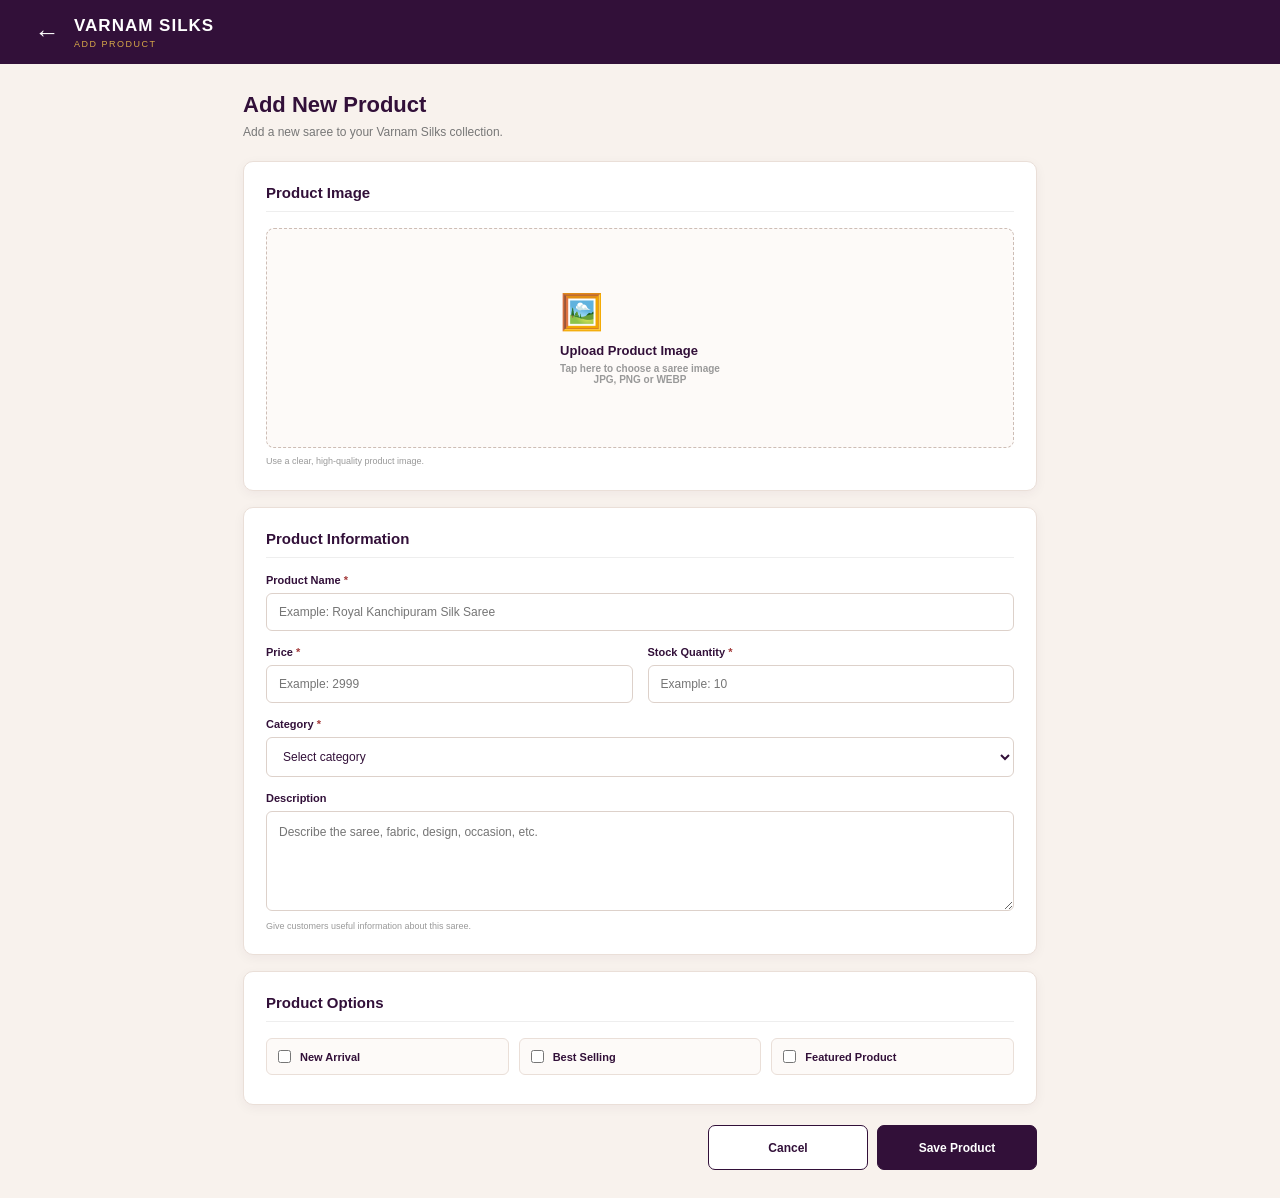
<file: admin-add-product.html>
<!DOCTYPE html>
<html lang="en">

<head>

    <meta charset="UTF-8">

    <meta
        name="viewport"
        content="width=device-width, initial-scale=1.0"
    >

    <title>
        Varnam Silks - Add Product
    </title>


    <style>

        * {
            box-sizing: border-box;
            margin: 0;
            padding: 0;
        }


        body {

            font-family: Arial, sans-serif;

            background: #f8f2ed;

            color: #321039;
        }


        /* =========================
           HEADER
        ========================= */

        .admin-header {

            height: 64px;

            background: #321039;

            display: flex;

            align-items: center;

            padding: 0 16px;

            color: white;

            position: sticky;

            top: 0;

            z-index: 100;
        }


        .back-btn {

            width: 38px;

            height: 38px;

            border: none;

            background: transparent;

            color: white;

            font-size: 25px;

            cursor: pointer;

            margin-right: 8px;
        }


        .header-title {

            flex: 1;
        }


        .header-title h1 {

            font-size: 17px;

            letter-spacing: 1px;
        }


        .header-title span {

            display: block;

            color: #d7a849;

            font-size: 9px;

            letter-spacing: 1.5px;

            margin-top: 3px;
        }


        /* =========================
           PAGE
        ========================= */

        .page {

            max-width: 850px;

            margin: auto;

            padding: 20px 16px 45px;
        }


        .page-heading {

            margin-bottom: 20px;
        }


        .page-heading h2 {

            font-size: 22px;

            margin-bottom: 5px;

            color: #321039;
        }


        .page-heading p {

            font-size: 12px;

            color: #777;

            line-height: 1.5;
        }


        /* =========================
           FORM CARD
        ========================= */

        .form-card {

            background: white;

            border: 1px solid #eadfd8;

            border-radius: 10px;

            padding: 18px;

            margin-bottom: 16px;

            box-shadow:
                0 3px 12px
                rgba(50, 16, 57, 0.05);
        }


        .card-title {

            font-size: 15px;

            font-weight: bold;

            color: #321039;

            margin-bottom: 16px;

            padding-bottom: 10px;

            border-bottom: 1px solid #eee;
        }


        /* =========================
           IMAGE UPLOAD
        ========================= */

        .image-upload {

            display: flex;

            flex-direction: column;

            align-items: center;

            justify-content: center;

            width: 100%;

            min-height: 220px;

            border: 1.5px dashed #cdbdb5;

            border-radius: 8px;

            background: #fdfaf8;

            cursor: pointer;

            overflow: hidden;

            position: relative;
        }


        .image-upload:hover {

            border-color: #321039;
        }


        .upload-icon {

            font-size: 35px;

            margin-bottom: 10px;
        }


        .upload-title {

            font-size: 13px;

            font-weight: bold;

            color: #321039;

            margin-bottom: 5px;
        }


        .upload-text {

            font-size: 10px;

            color: #999;

            text-align: center;
        }


        .image-preview {

            width: 100%;

            height: 260px;

            object-fit: contain;

            background: #f8f2ed;

            display: none;
        }


        .image-upload.has-image
        .upload-content {

            display: none;
        }


        .image-upload.has-image
        .image-preview {

            display: block;
        }


        #productImage {

    display: none;
        }


        /* =========================
           FORM GROUP
        ========================= */

        .form-group {

            margin-bottom: 15px;
        }


        .form-group:last-child {

            margin-bottom: 0;
        }


        label {

            display: block;

            font-size: 11px;

            font-weight: bold;

            color: #321039;

            margin-bottom: 7px;
        }


        .required {

            color: #a33a3a;
        }


        input,
        textarea,
        select {

            width: 100%;

            border: 1px solid #ddd1ca;

            border-radius: 6px;

            outline: none;

            background: white;

            color: #321039;

            font-family: Arial, sans-serif;

            font-size: 12px;

            padding: 11px 12px;
        }


        input:focus,
        textarea:focus,
        select:focus {

            border-color: #321039;
        }


        textarea {

            min-height: 100px;

            resize: vertical;

            line-height: 1.5;
        }


        .form-row {

            display: grid;

            grid-template-columns:
                1fr;

            gap: 15px;
        }


        .input-help {

            font-size: 9px;

            color: #999;

            margin-top: 5px;

            line-height: 1.4;
        }


        /* =========================
           CHECKBOXES
        ========================= */

        .options-grid {

            display: grid;

            grid-template-columns:
                1fr;

            gap: 10px;
        }


        .check-option {

            display: flex;

            align-items: center;

            gap: 9px;

            padding: 11px;

            border: 1px solid #eadfd8;

            border-radius: 6px;

            cursor: pointer;

            background: #fdfaf8;
        }


        .check-option input {

            width: auto;

            accent-color: #321039;
        }


        .check-option span {

            font-size: 11px;

            color: #321039;
        }


        /* =========================
           BUTTONS
        ========================= */

        .button-row {

            display: flex;

            flex-direction: column;

            gap: 9px;

            margin-top: 20px;
        }


        .save-btn,
        .cancel-btn {

            width: 100%;

            height: 45px;

            border-radius: 7px;

            font-size: 12px;

            font-weight: bold;

            cursor: pointer;
        }


        .save-btn {

            background: #321039;

            color: white;

            border: 1px solid #321039;
        }


        .save-btn:hover {

            background: #44204b;
        }


        .cancel-btn {

            background: white;

            color: #321039;

            border: 1px solid #321039;
        }


        /* =========================
           ERROR
        ========================= */

        .error-message {

            display: none;

            background: #fff0f0;

            border: 1px solid #e7bcbc;

            color: #9b3333;

            border-radius: 6px;

            padding: 10px 12px;

            font-size: 10px;

            line-height: 1.5;

            margin-bottom: 15px;
        }


        /* =========================
           DESKTOP
        ========================= */

        @media (min-width: 700px) {

            .page {

                padding: 28px;
            }


            .admin-header {

                padding: 0 28px;
            }


            .form-card {

                padding: 22px;
            }


            .form-row {

                grid-template-columns:
                    1fr 1fr;
            }


            .options-grid {

                grid-template-columns:
                    repeat(3, 1fr);
            }


            .button-row {

                flex-direction: row;

                justify-content: flex-end;
            }


            .save-btn,
            .cancel-btn {

                width: 160px;
            }

        }

    </style>

</head>


<body>


    <!-- =========================
         HEADER
    ========================= -->

    <header class="admin-header">


        <button
            class="back-btn"
            id="backBtn"
            aria-label="Back"
        >
            ←
        </button>


        <div class="header-title">

            <h1>
                VARNAM SILKS
            </h1>

            <span>
                ADD PRODUCT
            </span>

        </div>


    </header>


    <!-- =========================
         MAIN
    ========================= -->

    <main class="page">


        <!-- PAGE HEADING -->

        <section class="page-heading">

            <h2>
                Add New Product
            </h2>

            <p>
                Add a new saree to your Varnam Silks collection.
            </p>

        </section>


        <!-- ERROR -->

        <div
            class="error-message"
            id="errorMessage"
        >
        </div>


        <!-- =========================
             IMAGE
        ========================= -->

        <section class="form-card">

            <h3 class="card-title">
                Product Image
            </h3>


          <label
    class="image-upload"
    id="imageUpload"
>

    <input
        type="file"
        id="productImage"
        accept="image/*"
    >

    <div class="upload-content">

        <div class="upload-icon">
            🖼️
        </div>

        <div class="upload-title">
            Upload Product Image
        </div>

        <div class="upload-text">
            Tap here to choose a saree image
            <br>
            JPG, PNG or WEBP
        </div>

    </div>

    <img
        class="image-preview"
        id="imagePreview"
        alt="Product preview"
    >

          </label>


            <p class="input-help">
                Use a clear, high-quality product image.
            </p>

        </section>


        <!-- =========================
             BASIC INFORMATION
        ========================= -->

        <section class="form-card">

            <h3 class="card-title">
                Product Information
            </h3>


            <div class="form-group">

                <label for="productName">

                    Product Name
                    <span class="required">*</span>

                </label>


                <input
                    type="text"
                    id="productName"
                    placeholder="Example: Royal Kanchipuram Silk Saree"
                    maxlength="100"
                >

            </div>


            <div class="form-row">


                <div class="form-group">

                    <label for="productPrice">

                        Price
                        <span class="required">*</span>

                    </label>


                    <input
                        type="number"
                        id="productPrice"
                        placeholder="Example: 2999"
                        min="1"
                        step="1"
                    >

                </div>


                <div class="form-group">

                    <label for="productStock">

                        Stock Quantity
                        <span class="required">*</span>

                    </label>


                    <input
                        type="number"
                        id="productStock"
                        placeholder="Example: 10"
                        min="0"
                        step="1"
                    >

                </div>


            </div>


            <div class="form-group">

                <label for="productCategory">

                    Category
                    <span class="required">*</span>

                </label>


                <select
                    id="productCategory"
                >

                    <option value="">
                        Select category
                    </option>

                    <option value="Kanchipuram Silk">
                        Kanchipuram Silk
                    </option>

                    <option value="Soft Silk">
                        Soft Silk
                    </option>
                  <option value="Silk Sarees">Silk Sarees</option>

                    <option value="Banarasi Silk">
                        Banarasi Silk
                    </option>

                    <option value="Designer Sarees">
                        Designer Sarees
                    </option>

                    <option value="Wedding Sarees">
                        Wedding Sarees
                    </option>

                    <option value="Festive Sarees">
                        Festive Sarees
                    </option>

                    <option value="New Arrivals">
                        New Arrivals
                    </option>

                    <option value="Other">
                        Other
                    </option>

                </select>

            </div>


            <div class="form-group">

                <label for="productDescription">

                    Description

                </label>


                <textarea
                    id="productDescription"
                    placeholder="Describe the saree, fabric, design, occasion, etc."
                    maxlength="1000"
                ></textarea>


                <p class="input-help">
                    Give customers useful information about this saree.
                </p>

            </div>

        </section>


        <!-- =========================
             PRODUCT OPTIONS
        ========================= -->

        <section class="form-card">

            <h3 class="card-title">
                Product Options
            </h3>


            <div class="options-grid">


                <label class="check-option">

                    <input
                        type="checkbox"
                        id="isNewArrival"
                    >

                    <span>
                        New Arrival
                    </span>

                </label>


                <label class="check-option">

                    <input
                        type="checkbox"
                        id="isBestSelling"
                    >

                    <span>
                        Best Selling
                    </span>

                </label>


                <label class="check-option">

                    <input
                        type="checkbox"
                        id="isFeatured"
                    >

                    <span>
                        Featured Product
                    </span>

                </label>


            </div>

        </section>


        <!-- =========================
             BUTTONS
        ========================= -->

        <div class="button-row">


            <button
                class="cancel-btn"
                id="cancelBtn"
                type="button"
            >
                Cancel
            </button>


            <button
                class="save-btn"
                id="saveProductBtn"
                type="button"
            >
                Save Product
            </button>


        </div>


    </main>


    <!-- PART 2 GOES HERE -->
  <script>

/* ==========================================
   ADD PRODUCT
========================================== */


/* ==========================================
   ELEMENTS
========================================== */

const imageInput =
    document.getElementById(
        "productImage"
    );

const imageUpload =
    document.getElementById(
        "imageUpload"
    );

const imagePreview =
    document.getElementById(
        "imagePreview"
    );

const errorMessage =
    document.getElementById(
        "errorMessage"
    );

    /* ==========================================
   IMAGE PREVIEW
========================================== */

function showSelectedImage(file) {

    if (!file) {
        return;
    }


    if (!file.type.startsWith("image/")) {

        showError(
            "Please select an image."
        );

        return;

    }


    const reader =
        new FileReader();


    reader.onload = function(event) {

        imagePreview.src =
            event.target.result;

        imageUpload.classList.add(
            "has-image"
        );

        hideError();

    };


    reader.onerror = function() {

        showError(
            "Unable to read the selected image."
        );

    };


    reader.readAsDataURL(file);

}


/* ==========================================
   IMAGE SELECT
========================================== */

imageInput.addEventListener(
    "change",
    function() {

        const file =
            this.files &&
            this.files[0];


        if (file) {

            showSelectedImage(file);

        }

    }
);


/* ==========================================
   ERROR
========================================== */

function showError(message) {

    errorMessage.textContent =
        message;

    errorMessage.style.display =
        "block";


    window.scrollTo({

        top: 0,

        behavior: "smooth"

    });

}


function hideError() {

    errorMessage.textContent = "";

    errorMessage.style.display =
        "none";

}


/* ==========================================
   VALIDATE FORM
========================================== */

function validateForm() {

    const name =
        document.getElementById(
            "productName"
        ).value.trim();


    const price =
        Number(
            document.getElementById(
                "productPrice"
            ).value
        );


    const stock =
        Number(
            document.getElementById(
                "productStock"
            ).value
        );


    const category =
        document.getElementById(
            "productCategory"
        ).value;


    if (!name) {

        showError(
            "Please enter the product name."
        );

        return false;

    }


    if (
        !price ||
        price <= 0
    ) {

        showError(
            "Please enter a valid product price."
        );

        return false;

    }


    if (
        stock < 0 ||
        isNaN(stock)
    ) {

        showError(
            "Please enter a valid stock quantity."
        );

        return false;

    }


    if (!category) {

        showError(
            "Please select a product category."
        );

        return false;

    }


    hideError();

    return true;

}


/* ==========================================
   SAVE PRODUCT
========================================== */

document
    .getElementById("saveProductBtn")
    .addEventListener(
        "click",
        function() {

            if (!validateForm()) {
                return;
            }


            const name =
                document.getElementById(
                    "productName"
                ).value.trim();


            const price =
                Number(
                    document.getElementById(
                        "productPrice"
                    ).value
                );


            const stock =
                Number(
                    document.getElementById(
                        "productStock"
                    ).value
                );


            const category =
                document.getElementById(
                    "productCategory"
                ).value;


            const description =
                document.getElementById(
                    "productDescription"
                ).value.trim();


            const isNewArrival =
                document.getElementById(
                    "isNewArrival"
                ).checked;


            const isBestSelling =
                document.getElementById(
                    "isBestSelling"
                ).checked;


            const isFeatured =
                document.getElementById(
                    "isFeatured"
                ).checked;


            const file =
                imageInput.files[0];


            const product = {

                id:
                    "VS-" + Date.now(),

                name:
                    name,

                price:
                    price,

                stock:
                    stock,

                category:
                    category,

                description:
                    description,

                isNewArrival:
                    isNewArrival,

                isBestSelling:
                    isBestSelling,

                isFeatured:
                    isFeatured,

                image:
                    "",

                createdAt:
                    new Date().toISOString()

            };


            /* =================================
               SAVE PRODUCT DATA
            ================================= */

            function saveProductData() {

                let savedProducts = [];


                try {

                    const existing =
                        localStorage.getItem(
                            "varnamAdminProducts"
                        );


                    if (existing) {

                        savedProducts =
                            JSON.parse(existing);

                    }


                    if (
                        !Array.isArray(
                            savedProducts
                        )
                    ) {

                        savedProducts = [];

                    }

                } catch (error) {

                    savedProducts = [];

                }


                savedProducts.unshift(
                    product
                );


                localStorage.setItem(
                    "varnamAdminProducts",
                    JSON.stringify(
                        savedProducts
                    )
                );


                alert(
                    "Product saved successfully."
                );


                window.location.href =
                    "admin-products.html";

            }


          /* =================================
   SAVE SELECTED IMAGE
================================= */

if (file) {

    const reader =
        new FileReader();


    reader.onload =
        function(event) {

            const img =
                new Image();


            img.onload =
                function() {

                    const canvas =
                        document.createElement(
                            "canvas"
                        );


                    const maxWidth = 800;


                    let width =
                        img.width;


                    let height =
                        img.height;


                    if (width > maxWidth) {

                        height =
                            height *
                            (maxWidth / width);

                        width =
                            maxWidth;

                    }


                    canvas.width =
                        width;

                    canvas.height =
                        height;


                    const ctx =
                        canvas.getContext(
                            "2d"
                        );


                    ctx.drawImage(
                        img,
                        0,
                        0,
                        width,
                        height
                    );


                    product.image =
                        canvas.toDataURL(
                            "image/jpeg",
                            0.75
                        );


                    try {

                        saveProductData();

                    } catch (error) {

                        showError(
                            "Image is too large. Please choose a smaller image."
                        );

                    }

                };


            img.src =
                event.target.result;

        };


    reader.readAsDataURL(
        file
    );


} else {

    saveProductData();

}
        }
    );





/* ==========================================
   CANCEL
========================================== */

document
    .getElementById(
        "cancelBtn"
    )
    .addEventListener(
        "click",
        function() {

            window.location.href =
                "admin-products.html";

        }
    );


/* ==========================================
   BACK BUTTON
========================================== */

document
    .getElementById(
        "backBtn"
    )
    .addEventListener(
        "click",
        function() {

            window.location.href =
                "admin-products.html";

        }
    );

  </script>


</body>

</html>
</file>
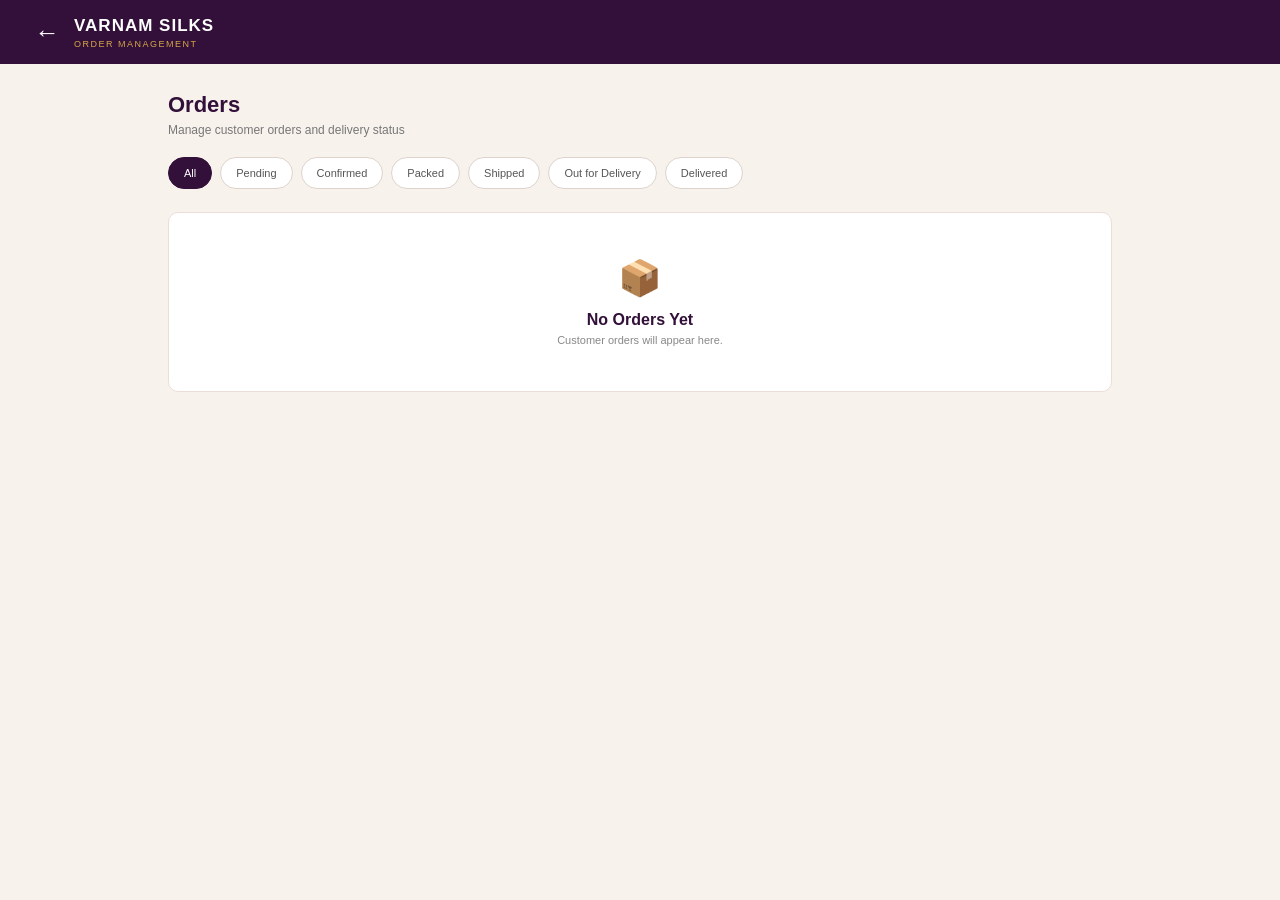
<file: admin-orders.html>
<!DOCTYPE html>
<html lang="en">

<head>

    <meta charset="UTF-8">

    <meta
        name="viewport"
        content="width=device-width, initial-scale=1.0"
    >

    <title>Varnam Silks - Orders</title>

    <style>

        * {
            box-sizing: border-box;
            margin: 0;
            padding: 0;
        }

        body {
            font-family: Arial, sans-serif;
            background: #f8f2ed;
            color: #321039;
        }


        /* =========================
           HEADER
        ========================= */

        .admin-header {

            height: 64px;

            background: #321039;

            display: flex;
            align-items: center;

            padding: 0 16px;

            color: white;

            position: sticky;
            top: 0;

            z-index: 100;
        }


        .back-btn {

            width: 38px;
            height: 38px;

            border: none;
            background: transparent;

            color: white;

            font-size: 25px;

            cursor: pointer;

            margin-right: 8px;
        }


        .header-title {

            flex: 1;
        }


        .header-title h1 {

            font-size: 17px;

            letter-spacing: 1px;
        }


        .header-title span {

            display: block;

            color: #d7a849;

            font-size: 9px;

            letter-spacing: 1.5px;

            margin-top: 3px;
        }


        /* =========================
           PAGE
        ========================= */

        .page {

            max-width: 1000px;

            margin: auto;

            padding: 20px 16px 40px;
        }


        .page-heading {

            margin-bottom: 20px;
        }


        .page-heading h2 {

            font-size: 22px;

            margin-bottom: 5px;

            color: #321039;
        }


        .page-heading p {

            font-size: 12px;

            color: #777;
        }


        /* =========================
           FILTERS
        ========================= */

        .filter-container {

            display: flex;

            gap: 8px;

            overflow-x: auto;

            padding-bottom: 5px;

            margin-bottom: 18px;
        }


        .filter-btn {

            flex-shrink: 0;

            border: 1px solid #ded3cc;

            background: white;

            color: #555;

            padding: 9px 15px;

            border-radius: 20px;

            font-size: 11px;

            cursor: pointer;
        }


        .filter-btn.active {

            background: #321039;

            color: white;

            border-color: #321039;
        }


        /* =========================
           ORDER CARD
        ========================= */

        .orders-container {

            display: flex;

            flex-direction: column;

            gap: 14px;
        }


        .order-card {

            background: white;

            border: 1px solid #eadfd8;

            border-radius: 10px;

            padding: 16px;

            box-shadow:
                0 3px 12px
                rgba(50, 16, 57, 0.06);
        }


        .order-top {

            display: flex;

            justify-content: space-between;

            align-items: flex-start;

            gap: 10px;

            padding-bottom: 13px;

            border-bottom: 1px solid #eee;
        }


        .order-id {

            font-size: 14px;

            font-weight: bold;

            color: #321039;

            margin-bottom: 5px;
        }


        .order-date {

            font-size: 10px;

            color: #888;
        }


        .status {

            display: inline-block;

            padding: 5px 9px;

            border-radius: 20px;

            font-size: 9px;

            background: #f4ead4;

            color: #8a6418;

            white-space: nowrap;
        }


        /* =========================
           CUSTOMER
        ========================= */

        .customer-section {

            padding: 13px 0;

            border-bottom: 1px solid #eee;
        }


        .customer-label {

            font-size: 9px;

            text-transform: uppercase;

            letter-spacing: 0.5px;

            color: #999;

            margin-bottom: 5px;
        }


        .customer-name {

            font-size: 13px;

            font-weight: bold;

            color: #321039;

            margin-bottom: 3px;
        }


        .customer-phone {

            font-size: 11px;

            color: #777;
        }


        /* =========================
           ORDER INFO
        ========================= */

        .order-info {

            display: grid;

            grid-template-columns:
                repeat(3, 1fr);

            gap: 8px;

            padding: 13px 0;

            border-bottom: 1px solid #eee;
        }


        .info-box {

            background: #f8f2ed;

            border-radius: 7px;

            padding: 9px;

        }


        .info-label {

            display: block;

            font-size: 9px;

            color: #888;

            margin-bottom: 4px;
        }


        .info-value {

            font-size: 12px;

            font-weight: bold;

            color: #321039;
        }


        /* =========================
           ITEMS
        ========================= */

        .items-section {

            padding: 13px 0;

            border-bottom: 1px solid #eee;
        }


        .items-title {

            font-size: 10px;

            color: #888;

            margin-bottom: 8px;

            text-transform: uppercase;
        }


        .item-row {

            display: flex;

            align-items: center;

            gap: 9px;

            margin-bottom: 8px;
        }


        .item-row:last-child {

            margin-bottom: 0;
        }


        .item-image {

            width: 42px;
            height: 52px;

            object-fit: cover;

            border-radius: 5px;

            border: 1px solid #eee;

            background: #f8f2ed;
        }


        .item-details {

            flex: 1;

            min-width: 0;
        }


        .item-name {

            font-size: 11px;

            font-weight: bold;

            color: #321039;

            white-space: nowrap;

            overflow: hidden;

            text-overflow: ellipsis;
        }


        .item-quantity {

            font-size: 9px;

            color: #888;

            margin-top: 3px;
        }


        .item-price {

            font-size: 11px;

            font-weight: bold;

            color: #321039;
        }


        /* =========================
           FOOTER
        ========================= */

        .order-footer {

            display: flex;

            align-items: center;

            justify-content: space-between;

            gap: 10px;

            padding-top: 13px;
        }


        .total-label {

            font-size: 9px;

            color: #888;

            margin-bottom: 3px;
        }


        .total-price {

            font-size: 17px;

            font-weight: bold;

            color: #321039;
        }


        .action-buttons {

            display: flex;

            gap: 7px;
        }


        .view-btn,
        .status-btn {

            border-radius: 6px;

            padding: 9px 11px;

            font-size: 10px;

            cursor: pointer;
        }


        .view-btn {

            background: white;

            border: 1px solid #321039;

            color: #321039;
        }


        .status-btn {

            background: #321039;

            border: 1px solid #321039;

            color: white;
        }


        /* =========================
           EMPTY
        ========================= */

        .empty-orders {

            background: white;

            border: 1px solid #eadfd8;

            border-radius: 10px;

            padding: 45px 20px;

            text-align: center;
        }


        .empty-icon {

            font-size: 35px;

            margin-bottom: 12px;
        }


        .empty-orders h3 {

            font-size: 16px;

            margin-bottom: 5px;
        }


        .empty-orders p {

            font-size: 11px;

            color: #888;
        }


        /* =========================
           STATUS COLORS
        ========================= */

        .status.confirmed {

            background: #e8f3ff;

            color: #25639b;
        }


        .status.packed {

            background: #f0e8ff;

            color: #6841a5;
        }


        .status.shipped {

            background: #e6f6ee;

            color: #28764c;
        }


        .status.out-for-delivery {

            background: #fff0df;

            color: #a15d19;
        }


        .status.delivered {

            background: #e2f5e7;

            color: #24713b;
        }


        /* =========================
           DESKTOP
        ========================= */

        @media (min-width: 700px) {

            .page {

                padding: 28px;
            }

            .admin-header {

                padding: 0 28px;
            }

            .order-card {

                padding: 20px;
            }

        }

    </style>

</head>


<body>


    <!-- =========================
         HEADER
    ========================= -->

    <header class="admin-header">

        <button
            class="back-btn"
            id="backBtn"
            aria-label="Back"
        >
            ←
        </button>


        <div class="header-title">

            <h1>
                VARNAM SILKS
            </h1>

            <span>
                ORDER MANAGEMENT
            </span>

        </div>

    </header>


    <!-- =========================
         MAIN
    ========================= -->

    <main class="page">


        <section class="page-heading">

            <h2>
                Orders
            </h2>

            <p>
                Manage customer orders and delivery status
            </p>

        </section>


        <!-- =========================
             FILTERS
        ========================= -->

        <div class="filter-container">

            <button
                class="filter-btn active"
                data-filter="all"
            >
                All
            </button>

            <button
                class="filter-btn"
                data-filter="Order Placed"
            >
                Pending
            </button>

            <button
                class="filter-btn"
                data-filter="Confirmed"
            >
                Confirmed
            </button>

            <button
                class="filter-btn"
                data-filter="Packed"
            >
                Packed
            </button>

          <button
    class="filter-btn"
    data-filter="Shipped"
>
    Shipped
</button>

<button
    class="filter-btn"
    data-filter="Out for Delivery"
>
    Out for Delivery
</button>

<button
    class="filter-btn"
    data-filter="Delivered"
>
    Delivered
</button>
        </div>


        <!-- =========================
             ORDERS
        ========================= -->

        <div
            class="orders-container"
            id="ordersContainer"
        >

            <!-- Orders will load here -->

        </div>


    </main>


    <!-- PART 2 GOES HERE -->
  <script>

/* ==========================================
   ADMIN ORDERS
========================================== */


/* ==========================================
   GET ORDERS
========================================== */

function getOrders() {

    try {

        const savedOrders =
            localStorage.getItem(
                "varnamOrders"
            );

        if (!savedOrders) {
            return [];
        }

        const orders =
            JSON.parse(savedOrders);

        return Array.isArray(orders)
            ? orders
            : [];

    } catch (error) {

        return [];

    }

}


/* ==========================================
   SAVE ORDERS
========================================== */

function saveOrders(orders) {

    localStorage.setItem(
        "varnamOrders",
        JSON.stringify(orders)
    );

}


/* ==========================================
   PRICE
========================================== */

function formatPrice(amount) {

    return "₹" +
        Number(amount || 0).toLocaleString(
            "en-IN"
        );

}


/* ==========================================
   DATE
========================================== */

function formatDate(dateValue) {

    if (!dateValue) {
        return "-";
    }

    const date =
        new Date(dateValue);

    if (isNaN(date.getTime())) {
        return "-";
    }

    return date.toLocaleDateString(
        "en-IN",
        {
            day: "2-digit",
            month: "short",
            year: "numeric"
        }
    );

}


/* ==========================================
   STATUS CLASS
========================================== */

function getStatusClass(status) {

    if (!status) {
        return "";
    }

    return status
        .toLowerCase()
        .replace(/ /g, "-");

}


/* ==========================================
   CUSTOMER NAME
========================================== */

function getCustomerName(order) {

    if (
        order.customer &&
        order.customer.name
    ) {

        return order.customer.name;

    }

    if (order.name) {
        return order.name;
    }

    return "Customer";

}


/* ==========================================
   CUSTOMER PHONE
========================================== */

function getCustomerPhone(order) {

    if (
        order.customer &&
        order.customer.phone
    ) {

        return order.customer.phone;

    }

    if (order.phone) {
        return order.phone;
    }

    return "Phone not available";

}


/* ==========================================
   LOAD ORDERS
========================================== */

function loadOrders(filter = "all") {

    const orders =
        getOrders();

    const container =
        document.getElementById(
            "ordersContainer"
        );


    /* ----------------------------------------
       NO ORDERS
    ---------------------------------------- */

    if (orders.length === 0) {

        container.innerHTML = `

            <div class="empty-orders">

                <div class="empty-icon">
                    📦
                </div>

                <h3>
                    No Orders Yet
                </h3>

                <p>
                    Customer orders will appear here.
                </p>

            </div>

        `;

        return;

    }


    /* ----------------------------------------
       FILTER
    ---------------------------------------- */

    let filteredOrders = orders;

    if (filter !== "all") {

        filteredOrders =
            orders.filter(
                function(order) {

                    const status =
                        order.status ||
                        "Order Placed";

                    return status === filter;

                }
            );

    }


    /* ----------------------------------------
       FILTER HAS NO RESULTS
    ---------------------------------------- */

    if (filteredOrders.length === 0) {

        container.innerHTML = `

            <div class="empty-orders">

                <div class="empty-icon">
                    🔍
                </div>

                <h3>
                    No Orders Found
                </h3>

                <p>
                    There are no orders in this category.
                </p>

            </div>

        `;

        return;

    }


    let html = "";


    /* ----------------------------------------
       CREATE ORDER CARDS
    ---------------------------------------- */

    filteredOrders.forEach(
        function(order) {

            const items =
                Array.isArray(order.items)
                    ? order.items
                    : [];


            let itemsHTML = "";


            items.forEach(
                function(item) {

                    itemsHTML += `

                        <div class="item-row">

                            <img
                                class="item-image"
                                src="${item.image || ""}"
                                alt="${item.name || "Product"}"
                            >

                            <div class="item-details">

                                <div class="item-name">
                                    ${item.name || "Product"}
                                </div>

                                <div class="item-quantity">
                                    Quantity:
                                    ${item.quantity || 1}
                                </div>

                            </div>

                            <div class="item-price">

                                ${formatPrice(
                                    Number(item.price || 0) *
                                    Number(item.quantity || 1)
                                )}

                            </div>

                        </div>

                    `;

                }
            );


            if (itemsHTML === "") {

                itemsHTML = `

                    <div
                        style="
                            font-size:11px;
                            color:#888;
                        "
                    >
                        No product information
                    </div>

                `;

            }


            const customerName =
                getCustomerName(order);

            const customerPhone =
                getCustomerPhone(order);


            const status =
                order.status ||
                "Order Placed";


            html += `

                <div class="order-card">

                    <!-- ORDER TOP -->

                    <div class="order-top">

                        <div>

                            <div class="order-id">

                                ${order.orderId || "Order"}

                            </div>

                            <div class="order-date">

                                ${formatDate(
                                    order.createdAt
                                )}

                            </div>

                        </div>


                        <span
                            class="status ${getStatusClass(status)}"
                        >

                            ${status}

                        </span>

                    </div>


                    <!-- CUSTOMER -->

                    <div class="customer-section">

                        <div class="customer-label">
                            Customer
                        </div>

                        <div class="customer-name">

                            ${customerName}

                        </div>

                        <div class="customer-phone">

                            ${customerPhone}

                        </div>

                    </div>


                    <!-- ORDER INFO -->

                    <div class="order-info">

                        <div class="info-box">

                            <span class="info-label">
                                Items
                            </span>

                            <span class="info-value">

                                ${items.length}

                            </span>

                        </div>


                        <div class="info-box">

                            <span class="info-label">
                                Payment
                            </span>

                            <span class="info-value">

                                ${order.paymentMethod ||
                                  "COD"}

                            </span>

                        </div>


                        <div class="info-box">

                            <span class="info-label">
                                Delivery
                            </span>

                            <span class="info-value">

                                ${order.deliveryCharge
                                    ? formatPrice(
                                        order.deliveryCharge
                                      )
                                    : "Free"}

                            </span>

                        </div>

                    </div>


                    <!-- ITEMS -->

                    <div class="items-section">

                        <div class="items-title">
                            Ordered Items
                        </div>

                        ${itemsHTML}

                    </div>


                    <!-- FOOTER -->

                    <div class="order-footer">

                        <div>

                            <div class="total-label">
                                Total Amount
                            </div>

                            <div class="total-price">

                                ${formatPrice(
                                    order.total
                                )}

                            </div>

                        </div>


                        <div class="action-buttons">

                            <button
                                class="view-btn"
                                onclick="viewOrder(
                                    '${order.orderId || ""}'
                                )"
                            >
                                View
                            </button>


                            <button
                                class="status-btn"
                                onclick="changeStatus(
                                    '${order.orderId || ""}'
                                )"
                            >
                                Update Status
                            </button>

                        </div>

                    </div>

                </div>

            `;

        }
    );


    container.innerHTML =
        html;

}


/* ==========================================
   VIEW ORDER
========================================== */

function viewOrder(orderId) {

    if (!orderId) {
        return;
    }

    window.location.href =
        "order-details.html?id=" +
        encodeURIComponent(orderId);

}


/* ==========================================
   UPDATE ORDER STATUS
========================================== */

function changeStatus(orderId) {

    const orders =
        getOrders();


    const orderIndex =
        orders.findIndex(
            function(order) {

                return String(order.orderId) ===
                       String(orderId);

            }
        );


    if (orderIndex === -1) {

        alert(
            "Order not found."
        );

        return;

    }


    const currentStatus =
        orders[orderIndex].status ||
        "Order Placed";


    const statusList = [

        "Order Placed",

        "Confirmed",

        "Packed",

        "Shipped",

        "Out for Delivery",

        "Delivered"

    ];


    const currentIndex =
        statusList.indexOf(
            currentStatus
        );


    let nextIndex =
        currentIndex + 1;


    /* -----------------------------------------
       UNKNOWN STATUS
    ----------------------------------------- */

    if (
        currentIndex === -1
    ) {

        nextIndex = 1;

    }


    /* -----------------------------------------
       ALREADY DELIVERED
    ----------------------------------------- */

    if (
        nextIndex >=
        statusList.length
    ) {

        alert(
            "This order is already Delivered."
        );

        return;

    }


    const nextStatus =
        statusList[nextIndex];


    /* -----------------------------------------
       CONFIRM CHANGE
    ----------------------------------------- */

    const confirmChange =
        confirm(

            "Change order status from\n\n" +

            currentStatus +

            "\n\nTo\n\n" +

            nextStatus +

            "?"

        );


    if (!confirmChange) {

        return;

    }


    /* -----------------------------------------
       UPDATE STATUS
    ----------------------------------------- */

    orders[orderIndex].status =
        nextStatus;


    /* -----------------------------------------
       SAVE
    ----------------------------------------- */

    saveOrders(
        orders
    );


    /* -----------------------------------------
       REFRESH CURRENT FILTER
    ----------------------------------------- */

    loadOrders(
        getActiveFilter()
    );


    alert(

        "Order status updated to\n\n" +

        nextStatus

    );

}

/* ==========================================
   ACTIVE FILTER
========================================== */

function getActiveFilter() {

    const activeButton =
        document.querySelector(
            ".filter-btn.active"
        );


    if (!activeButton) {
        return "all";
    }


    return activeButton.dataset.filter;

}


/* ==========================================
   FILTER BUTTONS
========================================== */

const filterButtons =
    document.querySelectorAll(
        ".filter-btn"
    );


filterButtons.forEach(
    function(button) {

        button.addEventListener(
            "click",
            function() {

                filterButtons.forEach(
                    function(btn) {

                        btn.classList.remove(
                            "active"
                        );

                    }
                );


                this.classList.add(
                    "active"
                );


                loadOrders(
                    this.dataset.filter
                );

            }
        );

    }
);


/* ==========================================
   BACK BUTTON
========================================== */

document
    .getElementById("backBtn")
    .addEventListener(
        "click",
        function() {

            window.location.href =
                "admin.html";

        }
    );


/* ==========================================
   START
========================================== */

loadOrders();

      </script>


</body>

</html>
</file>
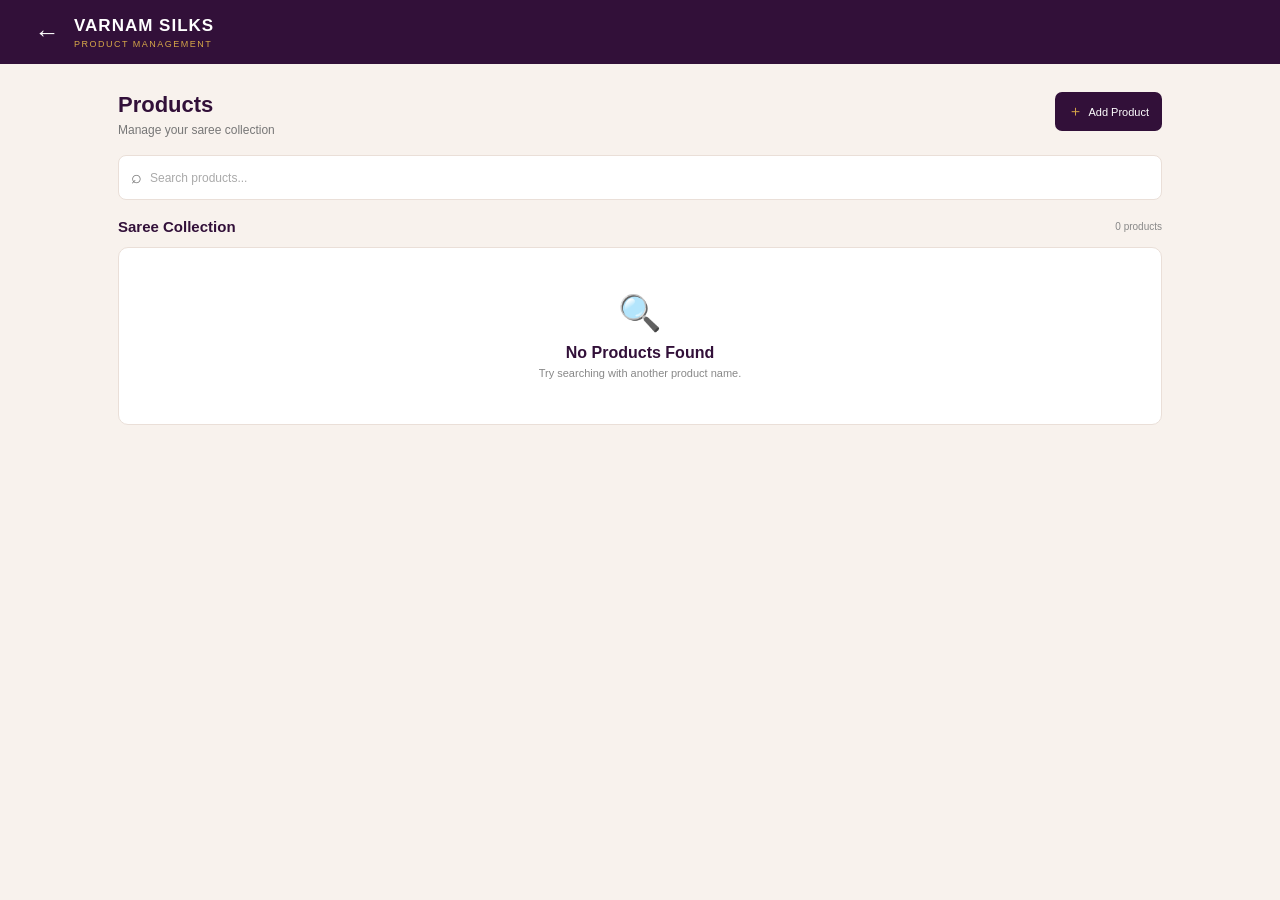
<file: admin-products.html>
<!DOCTYPE html>
<html lang="en">

<head>

    <meta charset="UTF-8">

    <meta
        name="viewport"
        content="width=device-width, initial-scale=1.0"
    >

    <title>Varnam Silks - Products</title>

    <style>

        * {
            box-sizing: border-box;
            margin: 0;
            padding: 0;
        }

        body {
            font-family: Arial, sans-serif;
            background: #f8f2ed;
            color: #321039;
        }


        /* =========================
           HEADER
        ========================= */

        .admin-header {

            height: 64px;

            background: #321039;

            display: flex;
            align-items: center;

            padding: 0 16px;

            color: white;

            position: sticky;
            top: 0;

            z-index: 100;
        }


        .back-btn {

            width: 38px;
            height: 38px;

            border: none;

            background: transparent;

            color: white;

            font-size: 25px;

            cursor: pointer;

            margin-right: 8px;
        }


        .header-title {

            flex: 1;
        }


        .header-title h1 {

            font-size: 17px;

            letter-spacing: 1px;
        }


        .header-title span {

            display: block;

            color: #d7a849;

            font-size: 9px;

            letter-spacing: 1.5px;

            margin-top: 3px;
        }


        /* =========================
           PAGE
        ========================= */

        .page {

            max-width: 1100px;

            margin: auto;

            padding: 20px 16px 40px;
        }


        .page-heading {

            display: flex;

            align-items: flex-start;

            justify-content: space-between;

            gap: 10px;

            margin-bottom: 18px;
        }


        .page-heading h2 {

            font-size: 22px;

            margin-bottom: 5px;

            color: #321039;
        }


        .page-heading p {

            font-size: 12px;

            color: #777;
        }


        /* =========================
           ADD BUTTON
        ========================= */

        .add-btn {

            border: none;

            background: #321039;

            color: white;

            border-radius: 7px;

            padding: 10px 13px;

            font-size: 11px;

            cursor: pointer;

            white-space: nowrap;
        }


        .add-btn span {

            color: #d7a849;

            font-size: 15px;

            margin-right: 3px;
        }


        /* =========================
           SEARCH
        ========================= */

        .search-box {

            background: white;

            border: 1px solid #eadfd8;

            border-radius: 8px;

            display: flex;

            align-items: center;

            padding: 0 12px;

            height: 45px;

            margin-bottom: 18px;
        }


        .search-icon {

            font-size: 18px;

            color: #777;

            margin-right: 8px;
        }


        .search-box input {

            width: 100%;

            border: none;

            outline: none;

            background: transparent;

            font-size: 12px;

            color: #321039;
        }


        .search-box input::placeholder {

            color: #aaa;
        }


        /* =========================
           PRODUCT COUNT
        ========================= */

        .product-summary {

            display: flex;

            align-items: center;

            justify-content: space-between;

            margin-bottom: 12px;
        }


        .product-summary h3 {

            font-size: 15px;

            color: #321039;
        }


        .product-count {

            font-size: 10px;

            color: #888;
        }


        /* =========================
           PRODUCT GRID
        ========================= */

        .products-grid {

            display: grid;

            grid-template-columns:
                repeat(2, 1fr);

            gap: 12px;
        }


        /* =========================
           PRODUCT CARD
        ========================= */

        .product-card {

            background: white;

            border: 1px solid #eadfd8;

            border-radius: 10px;

            overflow: hidden;

            box-shadow:
                0 3px 12px
                rgba(50, 16, 57, 0.06);
        }


        .product-image-wrapper {

            position: relative;

            width: 100%;

            height: 190px;

            background: #f8f2ed;
        }


        .product-image {

            width: 100%;

            height: 100%;

            object-fit: cover;

            display: block;
        }


        .stock-badge {

            position: absolute;

            top: 8px;

            left: 8px;

            padding: 5px 8px;

            border-radius: 20px;

            font-size: 8px;

            background: #e2f5e7;

            color: #24713b;
        }


        .stock-badge.out {

            background: #f9e3e3;

            color: #a33a3a;
        }


        .product-content {

            padding: 12px;
        }


        .product-name {

            font-size: 12px;

            font-weight: bold;

            color: #321039;

            line-height: 1.4;

            min-height: 34px;
        }


        .product-price {

            font-size: 15px;

            font-weight: bold;

            color: #321039;

            margin-top: 7px;
        }


        .product-code {

            font-size: 9px;

            color: #999;

            margin-top: 4px;
        }


        /* =========================
           ACTIONS
        ========================= */

        .product-actions {

            display: grid;

            grid-template-columns:
                1fr 1fr;

            gap: 7px;

            margin-top: 12px;
        }


        .edit-btn,
        .delete-btn {

            height: 34px;

            border-radius: 6px;

            font-size: 10px;

            cursor: pointer;
        }


        .edit-btn {

            background: white;

            border: 1px solid #321039;

            color: #321039;
        }


        .delete-btn {

            background: #fff;

            border: 1px solid #c96a6a;

            color: #a33a3a;
        }


        /* =========================
           EMPTY SEARCH
        ========================= */

        .empty-products {

            grid-column: 1 / -1;

            background: white;

            border: 1px solid #eadfd8;

            border-radius: 10px;

            padding: 45px 20px;

            text-align: center;
        }


        .empty-icon {

            font-size: 35px;

            margin-bottom: 10px;
        }


        .empty-products h3 {

            font-size: 16px;

            margin-bottom: 5px;
        }


        .empty-products p {

            font-size: 11px;

            color: #888;
        }


        /* =========================
           DESKTOP
        ========================= */

        @media (min-width: 700px) {

            .page {

                padding: 28px;
            }

            .admin-header {

                padding: 0 28px;
            }

            .products-grid {

                grid-template-columns:
                    repeat(4, 1fr);

                gap: 16px;
            }

            .product-image-wrapper {

                height: 250px;
            }

        }


        @media (min-width: 1000px) {

            .products-grid {

                grid-template-columns:
                    repeat(5, 1fr);
            }

        }

    </style>

</head>


<body>


    <!-- =========================
         HEADER
    ========================= -->

    <header class="admin-header">

        <button
            class="back-btn"
            id="backBtn"
            aria-label="Back"
        >
            ←
        </button>


        <div class="header-title">

            <h1>
                VARNAM SILKS
            </h1>

            <span>
                PRODUCT MANAGEMENT
            </span>

        </div>

    </header>


    <!-- =========================
         MAIN
    ========================= -->

    <main class="page">


        <!-- PAGE HEADING -->

        <section class="page-heading">

            <div>

                <h2>
                    Products
                </h2>

                <p>
                    Manage your saree collection
                </p>

            </div>


            <button
                class="add-btn"
                id="addProductBtn"
            >

                <span>＋</span>
                Add Product

            </button>

        </section>


        <!-- SEARCH -->

        <div class="search-box">

            <span class="search-icon">
                ⌕
            </span>

            <input
                type="text"
                id="searchInput"
                placeholder="Search products..."
                autocomplete="off"
            >

        </div>


        <!-- PRODUCT SUMMARY -->

        <div class="product-summary">

            <h3>
                Saree Collection
            </h3>

            <span
                class="product-count"
                id="productCount"
            >
                0 products
            </span>

        </div>


        <!-- PRODUCT GRID -->

        <section
            class="products-grid"
            id="productsGrid"
        >

            <!-- Products will load here -->

        </section>


    </main>


    <!-- PART 2 GOES HERE -->
  <script>

/* ==========================================
   ADMIN PRODUCTS
========================================== */


/* ==========================================
   PRODUCT DATA
========================================== */

const adminProducts = [

    {
        id: 1,
        name: "Kanchipuram Silk Saree",
        price: 2499,
        image: "images/saree-01.jpg",
        stock: true
    },

    {
        id: 2,
        name: "Soft Silk Saree",
        price: 1999,
        image: "images/saree-02.jpg",
        stock: true
    },

    {
        id: 3,
        name: "Banarasi Silk Saree",
        price: 2999,
        image: "images/saree-03.jpg",
        stock: true
    },

    {
        id: 4,
        name: "Designer Silk Saree",
        price: 3499,
        image: "images/saree-04.jpg",
        stock: true
    },

    {
        id: 5,
        name: "Wedding Silk Saree",
        price: 3999,
        image: "images/saree-05.jpg",
        stock: true
    },

    {
        id: 6,
        name: "Traditional Silk Saree",
        price: 2299,
        image: "images/saree-06.jpg",
        stock: true
    },

    {
        id: 7,
        name: "Festive Silk Saree",
        price: 2799,
        image: "images/saree-07.jpg",
        stock: true
    },

    {
        id: 8,
        name: "Elegant Silk Saree",
        price: 2599,
        image: "images/saree-08.jpg",
        stock: true
    },

    {
        id: 9,
        name: "Premium Silk Saree",
        price: 4299,
        image: "images/saree-09.jpg",
        stock: true
    },

    {
        id: 10,
        name: "Classic Silk Saree",
        price: 1899,
        image: "images/saree-10.jpg",
        stock: true
    },

    {
        id: 11,
        name: "Bridal Silk Saree",
        price: 4999,
        image: "images/saree-11.jpg",
        stock: true
    },

    {
        id: 12,
        name: "Handloom Silk Saree",
        price: 3199,
        image: "images/saree-12.jpg",
        stock: true
    },

    {
        id: 13,
        name: "Pure Silk Saree",
        price: 3799,
        image: "images/saree-13.jpg",
        stock: true
    },

    {
        id: 14,
        name: "Party Wear Saree",
        price: 2899,
        image: "images/saree-14.jpg",
        stock: true
    },

    {
        id: 15,
        name: "Royal Silk Saree",
        price: 4499,
        image: "images/saree-15.jpg",
        stock: true
    },

    {
        id: 16,
        name: "Temple Border Saree",
        price: 3299,
        image: "images/saree-16.jpg",
        stock: true
    },

    {
        id: 17,
        name: "Zari Silk Saree",
        price: 3599,
        image: "images/saree-17.jpg",
        stock: true
    },

    {
        id: 18,
        name: "Festive Collection Saree",
        price: 2699,
        image: "images/saree-18.jpg",
        stock: true
    },

    {
        id: 19,
        name: "Luxury Silk Saree",
        price: 5499,
        image: "images/saree-19.jpg",
        stock: true
    },

    {
        id: 20,
        name: "New Arrival Silk Saree",
        price: 3099,
        image: "images/saree-20.jpg",
        stock: true
    }

];
    /* ==========================================
   LOAD SAVED ADMIN PRODUCTS
========================================== */

function getSavedAdminProducts() {

    try {

        const saved =
            localStorage.getItem(
                "varnamAdminProducts"
            );

        if (!saved) {
            return [];
        }

        const products =
            JSON.parse(saved);

        return Array.isArray(products)
            ? products
            : [];

    } catch (error) {

        return [];

    }

}


const savedAdminProducts =
    getSavedAdminProducts();


/* ==========================================
   MERGE ALL PRODUCTS INTO ONE STORAGE
========================================== */

/* ==========================================
   LOAD PRODUCTS FROM STORAGE
========================================== */

adminProducts.length = 0;

savedAdminProducts.forEach(
    function(product) {

        adminProducts.push(
            product
        );

    }
);


/* Use the complete list */

adminProducts.length = 0;

savedAdminProducts.forEach(
    function(product) {

        adminProducts.push(
            product
        );

    }
);


/* ==========================================
   FORMAT PRICE
========================================== */

function formatPrice(amount) {

    return "₹" +
        Number(amount || 0).toLocaleString(
            "en-IN"
        );

}


/* ==========================================
   DISPLAY PRODUCTS
========================================== */

function displayProducts(
    searchText = ""
) {

    const grid =
        document.getElementById(
            "productsGrid"
        );


    const search =
        searchText
            .trim()
            .toLowerCase();


    const filteredProducts =
        adminProducts.filter(
            function(product) {

                return product.name
                    .toLowerCase()
                    .includes(search);

            }
        );


    document.getElementById(
        "productCount"
    ).textContent =
        filteredProducts.length +
        (
            filteredProducts.length === 1
                ? " product"
                : " products"
        );


    /* ----------------------------------------
       NO RESULTS
    ---------------------------------------- */

    if (
        filteredProducts.length === 0
    ) {

        grid.innerHTML = `

            <div class="empty-products">

                <div class="empty-icon">
                    🔍
                </div>

                <h3>
                    No Products Found
                </h3>

                <p>
                    Try searching with another product name.
                </p>

            </div>

        `;

        return;

    }


    let html = "";


    /* ----------------------------------------
       PRODUCT CARDS
    ---------------------------------------- */

    filteredProducts.forEach(
        function(product) {

            html += `

                <article class="product-card">

                    <div class="product-image-wrapper">

                        <img
                            class="product-image"
                            src="${product.image}"
                            alt="${product.name}"
                        >

                        <span
                            class="stock-badge ${
                                product.stock
                                    ? ""
                                    : "out"
                            }"
                        >

                            ${
                                product.stock
                                    ? "In Stock"
                                    : "Out of Stock"
                            }

                        </span>

                    </div>


                    <div class="product-content">

                        <div class="product-name">

                            ${product.name}

                        </div>


                        <div class="product-price">

                            ${formatPrice(
                                product.price
                            )}

                        </div>


                        <div class="product-code">

                            Product ID:
                            VS-${String(
                                product.id
                            ).padStart(3, "0")}

                        </div>


                        <div class="product-actions">

                            <button
                                class="edit-btn"
                                onclick="editProduct(
    '${product.id}'
)"
                            >
                                Edit
                            </button>


                            <button
                                class="delete-btn"
                                onclick="deleteProduct(
    '${product.id}'
)"
                            >
                                Delete
                            </button>

                        </div>

                    </div>

                </article>

            `;

        }
    );


    grid.innerHTML =
        html;

}


/* ==========================================
   SEARCH
========================================== */

document
    .getElementById("searchInput")
    .addEventListener(
        "input",
        function() {

            displayProducts(
                this.value
            );

        }
    );

function editProduct(productId) {

    const product =
        adminProducts.find(
            function(item) {

                return String(item.id) ===
                       String(productId);

            }
        );


    if (!product) {

        alert(
            "Product not found."
        );

        return;

    }


    window.location.href =
        "admin-edit-product.html?id=" +
        encodeURIComponent(
            product.id
        );

}

/* ==========================================
   DELETE PRODUCT
========================================== */
/* ==========================================
   DELETE PRODUCT
========================================== */

function deleteProduct(productId) {

    const product =
        adminProducts.find(
            function(item) {

                return String(item.id) ===
                       String(productId);

            }
        );


    if (!product) {

        alert(
            "Product not found."
        );

        return;

    }


    const confirmDelete =
        confirm(
            "Delete this product?\n\n" +
            product.name
        );


    if (!confirmDelete) {

        return;

    }


    /* Remove from main product array */

    const productIndex =
        adminProducts.findIndex(
            function(item) {

                return String(item.id) ===
                       String(productId);

            }
        );


    if (productIndex !== -1) {

        adminProducts.splice(
            productIndex,
            1
        );

    }


    /* Save updated products */

    localStorage.setItem(
        "varnamAdminProducts",
        JSON.stringify(
            adminProducts
        )
    );


    alert(
        "Product deleted successfully."
    );


    /* Refresh product list */

    displayProducts();

}


/* ==========================================
   ADD PRODUCT
========================================== */

document
    .getElementById("addProductBtn")
    .addEventListener(
        "click",
        function() {

            window.location.href =
                "admin-add-product.html";

        }
    );


/* ==========================================
   BACK BUTTON
========================================== */

document
    .getElementById("backBtn")
    .addEventListener(
        "click",
        function() {

            window.location.href =
                "admin.html";

        }
    );


/* ==========================================
   START
========================================== */

displayProducts();

  </script>


</body>

</html>
</file>
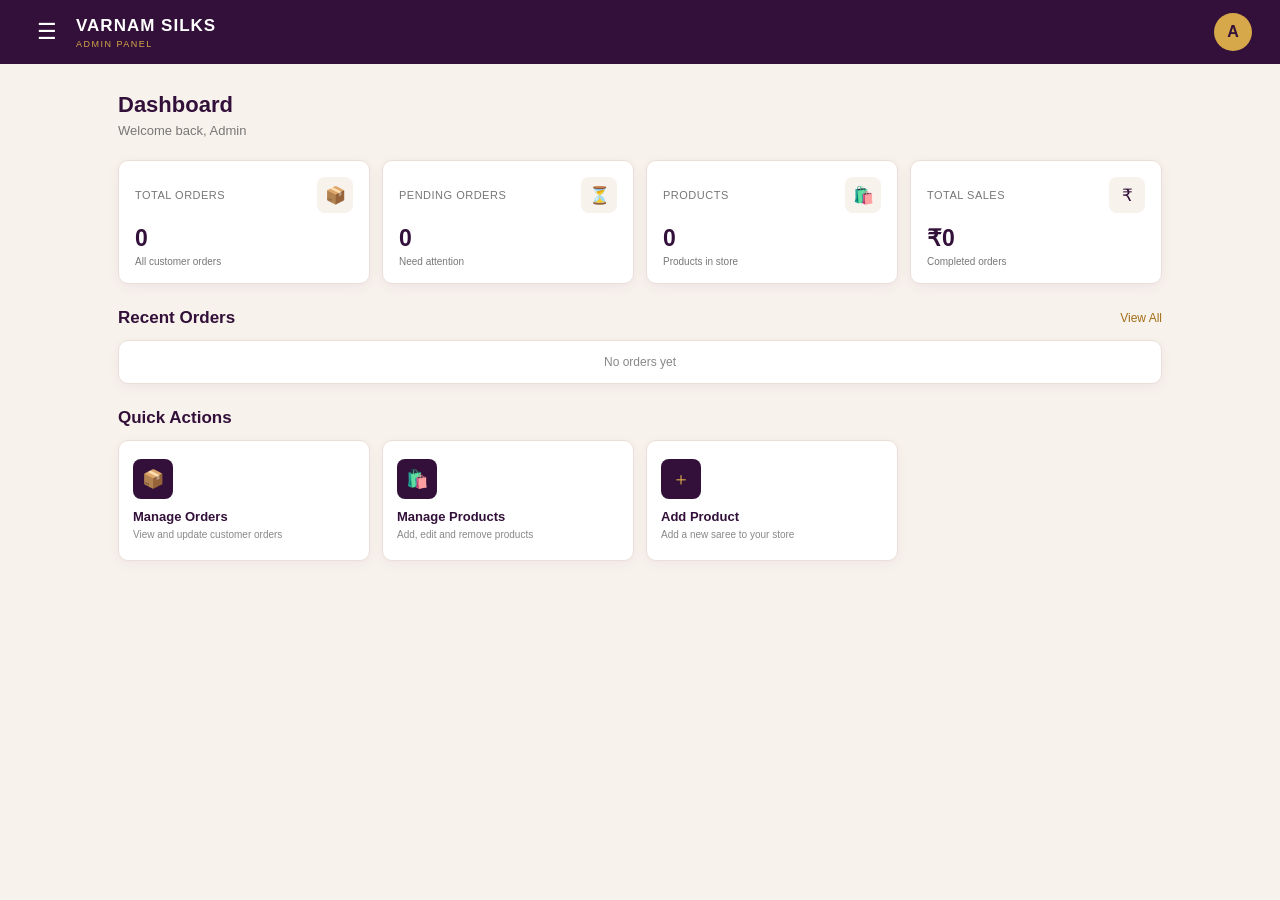
<file: admin.html>
<!DOCTYPE html>
<html lang="en">

<head>

    <meta charset="UTF-8">

    <meta
        name="viewport"
        content="width=device-width, initial-scale=1.0"
    >

    <title>Varnam Silks - Admin Dashboard</title>

    <style>

        * {
            box-sizing: border-box;
            margin: 0;
            padding: 0;
        }

        body {
            font-family: Arial, sans-serif;
            background: #f8f2ed;
            color: #321039;
        }

        /* =========================
           HEADER
        ========================= */

        .admin-header {

            height: 64px;

            background: #321039;

            display: flex;
            align-items: center;
            justify-content: space-between;

            padding: 0 18px;

            color: white;

            position: sticky;
            top: 0;

            z-index: 100;
        }

        .brand {

            display: flex;
            align-items: center;
            gap: 10px;
        }

        .menu-btn {

            width: 38px;
            height: 38px;

            border: none;
            border-radius: 6px;

            background: transparent;

            color: white;

            font-size: 22px;

            cursor: pointer;
        }

        .brand-text h1 {

            font-size: 17px;
            letter-spacing: 1px;
        }

        .brand-text span {

            display: block;

            font-size: 9px;

            letter-spacing: 1.5px;

            color: #d7a849;

            margin-top: 3px;
        }

        .admin-profile {

            width: 38px;
            height: 38px;

            border-radius: 50%;

            background: #d7a849;

            color: #321039;

            display: flex;
            align-items: center;
            justify-content: center;

            font-weight: bold;

            cursor: pointer;
        }


        /* =========================
           PAGE
        ========================= */

        .page {

            padding: 20px 16px 30px;

            max-width: 1100px;

            margin: auto;
        }

        .welcome {

            margin-bottom: 22px;
        }

        .welcome h2 {

            font-size: 22px;

            color: #321039;

            margin-bottom: 5px;
        }

        .welcome p {

            font-size: 13px;

            color: #777;
        }


        /* =========================
           STAT CARDS
        ========================= */

        .stats-grid {

            display: grid;

            grid-template-columns:
                repeat(2, 1fr);

            gap: 12px;

            margin-bottom: 24px;
        }

        .stat-card {

            background: white;

            border: 1px solid #eadfd8;

            border-radius: 10px;

            padding: 16px;

            box-shadow:
                0 3px 12px
                rgba(50, 16, 57, 0.06);
        }

        .stat-top {

            display: flex;

            align-items: center;

            justify-content: space-between;

            margin-bottom: 12px;
        }

        .stat-icon {

            width: 36px;
            height: 36px;

            border-radius: 8px;

            background: #f8f2ed;

            display: flex;
            align-items: center;
            justify-content: center;

            font-size: 17px;
        }

        .stat-label {

            font-size: 11px;

            color: #777;

            text-transform: uppercase;

            letter-spacing: 0.5px;
        }

        .stat-value {

            font-size: 23px;

            font-weight: bold;

            color: #321039;
        }

        .stat-change {

            font-size: 10px;

            color: #777;

            margin-top: 4px;
        }


        /* =========================
           SECTION TITLE
        ========================= */

        .section-title {

            display: flex;

            align-items: center;

            justify-content: space-between;

            margin-bottom: 12px;
        }

        .section-title h3 {

            font-size: 17px;

            color: #321039;
        }

        .view-all {

            border: none;

            background: none;

            color: #a06f17;

            font-size: 12px;

            cursor: pointer;
        }


        /* =========================
           RECENT ORDERS
        ========================= */

        .orders-card {

            background: white;

            border: 1px solid #eadfd8;

            border-radius: 10px;

            overflow: hidden;

            box-shadow:
                0 3px 12px
                rgba(50, 16, 57, 0.06);

            margin-bottom: 24px;
        }

        .order-row {

            padding: 14px;

            display: flex;

            align-items: center;

            justify-content: space-between;

            border-bottom: 1px solid #eee;

            gap: 10px;
        }

        .order-row:last-child {

            border-bottom: none;
        }

        .order-left {

            min-width: 0;
        }

        .order-id {

            font-size: 13px;

            font-weight: bold;

            color: #321039;

            margin-bottom: 4px;
        }

        .customer-name {

            font-size: 11px;

            color: #777;
        }

        .order-right {

            text-align: right;

            flex-shrink: 0;
        }

        .order-price {

            font-size: 13px;

            font-weight: bold;

            color: #321039;

            margin-bottom: 5px;
        }

       .status {

    display: inline-block;

    padding: 5px 9px;

    border-radius: 20px;

    font-size: 9px;

    font-weight: 600;

    background: #f4ead4;

    color: #8a6418;
}

.status.confirmed {

    background: #eee3f2;

    color: #321039;
}

.status.packed {

    background: #fcebd5;

    color: #9a6515;
}

.status.shipped {

    background: #e2edf8;

    color: #315d88;
}

.status.out-for-delivery {

    background: #fcebd5;

    color: #9a6515;
}

.status.delivered {

    background: #dff2e5;

    color: #28733f;
} 


        /* =========================
           QUICK ACTIONS
        ========================= */

        .quick-grid {

            display: grid;

            grid-template-columns:
                repeat(2, 1fr);

            gap: 12px;
        }

        .quick-card {

            background: white;

            border: 1px solid #eadfd8;

            border-radius: 10px;

            padding: 18px 14px;

            cursor: pointer;

            transition: 0.2s;

            box-shadow:
                0 3px 12px
                rgba(50, 16, 57, 0.05);
        }

        .quick-card:active {

            transform: scale(0.98);
        }

        .quick-icon {

            width: 40px;
            height: 40px;

            border-radius: 8px;

            background: #321039;

            color: #d7a849;

            display: flex;
            align-items: center;
            justify-content: center;

            font-size: 18px;

            margin-bottom: 10px;
        }

        .quick-card h4 {

            font-size: 13px;

            color: #321039;

            margin-bottom: 4px;
        }

        .quick-card p {

            font-size: 10px;

            color: #888;

            line-height: 1.4;
        }


        /* =========================
           DESKTOP
        ========================= */

        @media (min-width: 700px) {

            .stats-grid {

                grid-template-columns:
                    repeat(4, 1fr);
            }

            .quick-grid {

                grid-template-columns:
                    repeat(4, 1fr);
            }

            .page {

                padding: 28px;
            }

            .admin-header {

                padding: 0 28px;
            }

        }

    </style>

</head>


<body>


    <!-- =========================
         HEADER
    ========================= -->

    <header class="admin-header">

        <div class="brand">

            <button
                class="menu-btn"
                id="menuBtn"
            >
                ☰
            </button>

            <div class="brand-text">

                <h1>VARNAM SILKS</h1>

                <span>
                    ADMIN PANEL
                </span>

            </div>

        </div>


        <div
            class="admin-profile"
            id="profileBtn"
        >
            A
        </div>

    </header>


    <!-- =========================
         MAIN
    ========================= -->

    <main class="page">


        <section class="welcome">

            <h2>
                Dashboard
            </h2>

            <p>
                Welcome back, Admin
            </p>

        </section>


        <!-- =========================
             STATISTICS
        ========================= -->

        <section class="stats-grid">


            <div class="stat-card">

                <div class="stat-top">

                    <span class="stat-label">
                        Total Orders
                    </span>

                    <div class="stat-icon">
                        📦
                    </div>

                </div>

                <div
                    class="stat-value"
                    id="totalOrders"
                >
                    0
                </div>

                <div class="stat-change">
                    All customer orders
                </div>

            </div>


            <div class="stat-card">

                <div class="stat-top">

                    <span class="stat-label">
                        Pending Orders
                    </span>

                    <div class="stat-icon">
                        ⏳
                    </div>

                </div>

                <div
                    class="stat-value"
                    id="pendingOrders"
                >
                    0
                </div>

                <div class="stat-change">
                    Need attention
                </div>

            </div>


            <div class="stat-card">

                <div class="stat-top">

                    <span class="stat-label">
                        Products
                    </span>

                    <div class="stat-icon">
                        🛍️
                    </div>

                </div>

                <div
                    class="stat-value"
                    id="totalProducts"
                >
                    0
                </div>

                <div class="stat-change">
                    Products in store
                </div>

            </div>


            <div class="stat-card">

                <div class="stat-top">

                    <span class="stat-label">
                        Total Sales
                    </span>

                    <div class="stat-icon">
                        ₹
                    </div>

                </div>

                <div
                    class="stat-value"
                    id="totalSales"
                >
                    ₹0
                </div>

                <div class="stat-change">
                    Completed orders
                </div>

            </div>


        </section>


        <!-- =========================
             RECENT ORDERS
        ========================= -->

        <section>

            <div class="section-title">

                <h3>
                    Recent Orders
                </h3>

                <button
                    class="view-all"
                    id="viewOrdersBtn"
                >
                    View All
                </button>

            </div>


            <div
                class="orders-card"
                id="recentOrders"
            >

                <div
                    class="order-row"
                    style="justify-content:center;"
                >

                    <span
                        style="
                            font-size:12px;
                            color:#888;
                        "
                    >
                        No orders yet
                    </span>

                </div>

            </div>

        </section>


        <!-- =========================
     QUICK ACTIONS
========================= -->

<section>

    <div class="section-title">

        <h3>
            Quick Actions
        </h3>

    </div>


    <div class="quick-grid">


        <!-- =========================
             MANAGE ORDERS
        ========================= -->

        <div
            class="quick-card"
            id="ordersCard"
        >

            <div class="quick-icon">
                📦
            </div>

            <h4>
                Manage Orders
            </h4>

            <p>
                View and update customer orders
            </p>

        </div>


        <!-- =========================
             MANAGE PRODUCTS
        ========================= -->

        <div
            class="quick-card"
            id="productsCard"
        >

            <div class="quick-icon">
                🛍️
            </div>

            <h4>
                Manage Products
            </h4>

            <p>
                Add, edit and remove products
            </p>

        </div>


        <!-- =========================
             ADD PRODUCT
        ========================= -->

        <div
            class="quick-card"
            id="addProductCard"
        >

            <div class="quick-icon">
                ＋
            </div>

            <h4>
                Add Product
            </h4>

            <p>
                Add a new saree to your store
            </p>

        </div>


    </div>

</section>


    </main>


    <!-- PART 2 GOES HERE -->
  <script>

/* ==========================================
   ADMIN DASHBOARD
========================================== */


/* ==========================================
   GET ORDERS
========================================== */

function getOrders() {

    try {

        const savedOrders =
            localStorage.getItem("varnamOrders");

        if (!savedOrders) {
            return [];
        }

        const orders =
            JSON.parse(savedOrders);

        return Array.isArray(orders)
            ? orders
            : [];

    } catch (error) {

        return [];

    }

}


/* ==========================================
   FORMAT PRICE
========================================== */

function formatPrice(amount) {

    return "₹" +
        Number(amount || 0).toLocaleString(
            "en-IN"
        );

}


/* ==========================================
   FORMAT DATE
========================================== */

function formatDate(dateValue) {

    if (!dateValue) {
        return "-";
    }

    const date =
        new Date(dateValue);

    if (isNaN(date.getTime())) {
        return "-";
    }

    return date.toLocaleDateString(
        "en-IN",
        {
            day: "2-digit",
            month: "short",
            year: "numeric"
        }
    );

}


/* ==========================================
   LOAD DASHBOARD
========================================== */

function loadDashboard() {

    const orders =
        getOrders();


    /* ----------------------------------------
       TOTAL ORDERS
    ---------------------------------------- */

    document.getElementById(
        "totalOrders"
    ).textContent =
        orders.length;


    /* ----------------------------------------
       PENDING ORDERS
    ---------------------------------------- */

    const pendingStatuses = [
    "Order Placed",
    "Confirmed",
    "Packed",
    "Shipped",
    "Out for Delivery"
];

const pendingOrders =
    orders.filter(function(order) {

        const status =
            order.status ||
            "Order Placed";

        return pendingStatuses.includes(
            status
        );

    });


    document.getElementById(
        "pendingOrders"
    ).textContent =
        pendingOrders.length;

/* ----------------------------------------
   TOTAL PRODUCTS
---------------------------------------- */

let totalProducts = 0;

try {

    const savedProducts =
        localStorage.getItem(
            "varnamAdminProducts"
        );

    if (savedProducts) {

        const products =
            JSON.parse(savedProducts);

        if (Array.isArray(products)) {
            totalProducts = products.length;
        }

    }

} catch (error) {

    totalProducts = 0;

}


document.getElementById(
    "totalProducts"
).textContent =
    totalProducts;

    /* ----------------------------------------
   TOTAL SALES
---------------------------------------- */

let totalSales = 0;

orders.forEach(function(order) {

    const status =
        order.status ||
        "Order Placed";

    if (status === "Delivered") {

        const orderTotal =
            Number(order.total || 0);

        if (!isNaN(orderTotal)) {

            totalSales += orderTotal;

        }

    }

});


document.getElementById(
    "totalSales"
).textContent =
    formatPrice(totalSales);


    /* ----------------------------------------
       RECENT ORDERS
    ---------------------------------------- */

    loadRecentOrders();

}


/* ==========================================
   RECENT ORDERS
========================================== */

function loadRecentOrders() {

    const orders =
        getOrders();

    const container =
        document.getElementById(
            "recentOrders"
        );


    if (orders.length === 0) {

        container.innerHTML = `

            <div
                class="order-row"
                style="
                    justify-content:center;
                "
            >

                <span
                    style="
                        font-size:12px;
                        color:#888;
                    "
                >
                    No orders yet
                </span>

            </div>

        `;

        return;

    }


    const recentOrders =
    orders
        .slice()
        .sort(function(a, b) {

            return new Date(
                b.createdAt || 0
            ) - new Date(
                a.createdAt || 0
            );

        })
        .slice(0, 5);


    let html = "";


    recentOrders.forEach(
        function(order) {

            html += `

                <div
    class="order-row"
    onclick="viewRecentOrder('${order.orderId}')"
    style="cursor:pointer;"
>

                    <div class="order-left">

                        <div class="order-id">

                            ${order.orderId || "Order"}

                        </div>

                        <div class="customer-name">

                            ${order.customer?.name ||
                              order.name ||
                              "Customer"}

                            <br>

                            ${formatDate(
                                order.createdAt
                            )}

                        </div>

                    </div>


                    <div class="order-right">

                        <div class="order-price">

                            ${formatPrice(
                                order.total
                            )}

                        </div>

                      <span class="status ${(
    order.status ||
    "Order Placed"
)
    .toLowerCase()
    .replace(/ /g, "-")}">

    ${order.status ||
      "Order Placed"}

</span>

                    </div>

                </div>

            `;

        }
    );


    container.innerHTML =
        html;

}
    /* ==========================================
   VIEW RECENT ORDER
========================================== */

function viewRecentOrder(orderId) {

    if (!orderId) {
        return;
    }

    window.location.href =
        "order-details.html?id=" +
        encodeURIComponent(orderId);

}


/* ==========================================
   NAVIGATION
========================================== */

document
    .getElementById("viewOrdersBtn")
    .addEventListener(
        "click",
        function() {

            window.location.href =
                "admin-orders.html";

        }
    );


document
    .getElementById("ordersCard")
    .addEventListener(
        "click",
        function() {

            window.location.href =
                "admin-orders.html";

        }
    );


document
    .getElementById("productsCard")
    .addEventListener(
        "click",
        function() {

            window.location.href =
                "admin-products.html";

        }
    );


document
    .getElementById("addProductCard")
    .addEventListener(
        "click",
        function() {

            window.location.href =
                "admin-add-product.html";

        }
    );





/* ==========================================
   MENU BUTTON
========================================== */

document
    .getElementById("menuBtn")
    .addEventListener(
        "click",
        function() {

            alert(
                "Admin menu will be added next."
            );

        }
    );


/* ==========================================
   PROFILE BUTTON
========================================== */

document
    .getElementById("profileBtn")
    .addEventListener(
        "click",
        function() {

            alert(
                "Admin profile will be added later."
            );

        }
    );


/* ==========================================
   START
========================================== */

loadDashboard();

  </script>


</body>

</html>
</file>
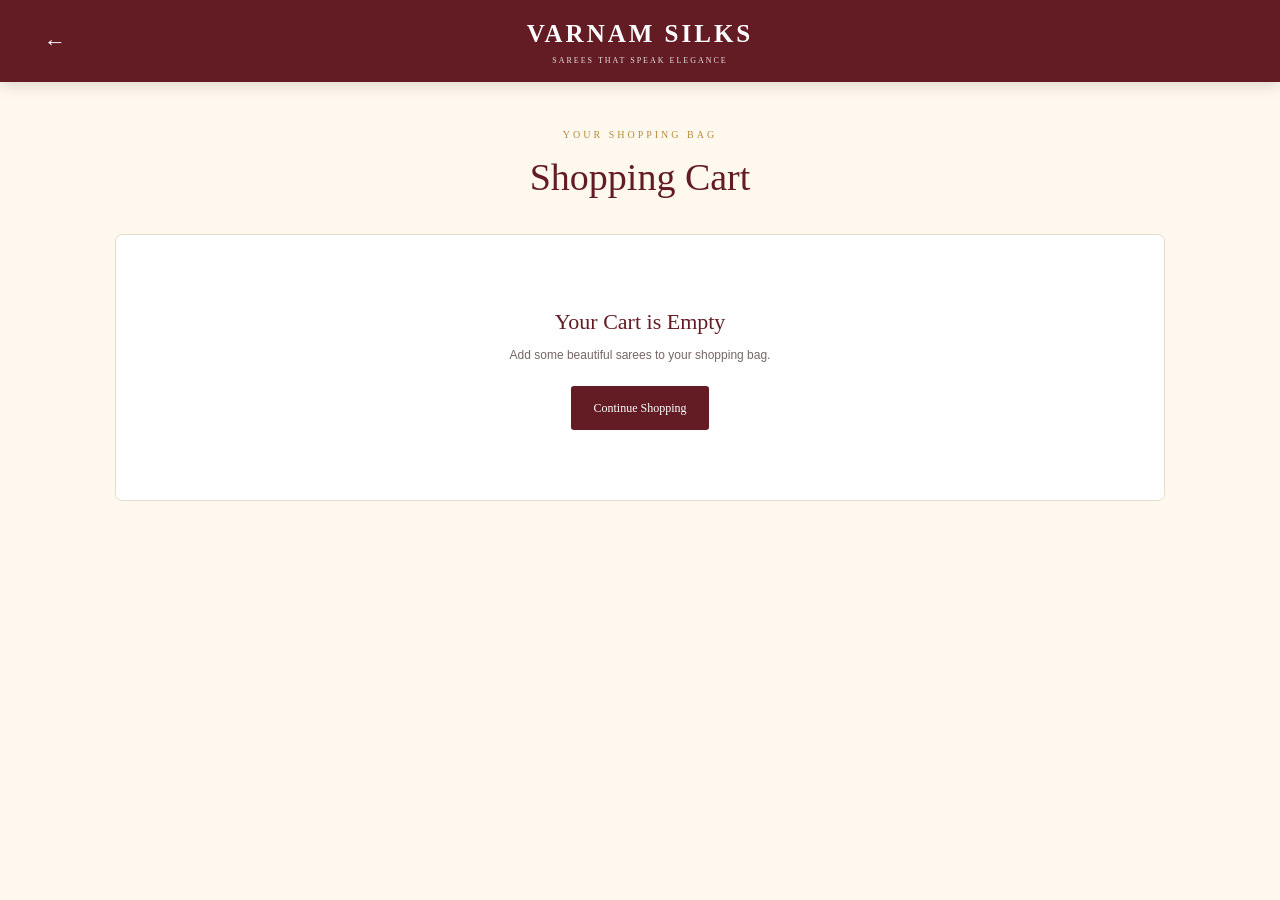
<file: cart.html>
<!DOCTYPE html>
<html lang="en">

<head>

    <meta charset="UTF-8">

    <meta
        name="viewport"
        content="width=device-width, initial-scale=1.0"
    >

    <title>Shopping Cart | Varnam Silks</title>

    <link
        rel="stylesheet"
        href="style.css"
    >

    <style>

        /* ==============================
           CART PAGE
           ============================== */

        .cart-page {
            max-width: 1100px;
            margin: auto;
            padding: 25px 16px 60px;
        }


        .cart-title {
            text-align: center;
            margin-bottom: 28px;
        }


        .cart-title p {
            color: var(--gold);
            font-size: 10px;
            letter-spacing: 3px;
            margin-bottom: 7px;
        }


        .cart-title h1 {
            color: var(--maroon);
            font-size: 30px;
            font-weight: 500;
        }


        /* ==============================
           CART CONTENT
           ============================== */

        .cart-page-items {
            display: flex;
            flex-direction: column;
            gap: 12px;
        }


        /* ==============================
           CART PRODUCT
           ============================== */

        .cart-product {
            display: flex;
            gap: 13px;

            padding: 12px;

            background: var(--white);

            border: 1px solid var(--border);

            border-radius: 7px;
        }


        .cart-product-image {
            width: 85px;
            height: 105px;

            object-fit: cover;

            border-radius: 4px;

            background: var(--cream-dark);

            flex-shrink: 0;
        }


        .cart-product-info {
            flex: 1;

            min-width: 0;
        }


        .cart-product-name {
            color: var(--text);

            font-size: 14px;

            line-height: 1.3;

            margin-bottom: 5px;
        }


        .cart-product-type {
            color: var(--muted);

            font-family: Arial, sans-serif;

            font-size: 10px;

            margin-bottom: 7px;
        }


        .cart-product-price {
            color: var(--maroon);

            font-family: Arial, sans-serif;

            font-size: 14px;

            font-weight: 700;
        }


        /* ==============================
           QUANTITY
           ============================== */

        .cart-quantity {
            display: flex;

            align-items: center;

            width: 105px;
            height: 34px;

            margin-top: 10px;

            border: 1px solid var(--border);

            border-radius: 3px;

            overflow: hidden;
        }


        .cart-quantity button {
            width: 34px;
            height: 100%;

            border: none;

            background: var(--cream);

            color: var(--maroon);

            font-size: 17px;
        }


        .cart-quantity span {
            flex: 1;

            text-align: center;

            font-family: Arial, sans-serif;

            font-size: 12px;
        }


        /* ==============================
           REMOVE
           ============================== */

        .cart-remove {
            border: none;

            background: transparent;

            color: #987979;

            font-family: Arial, sans-serif;

            font-size: 10px;

            margin-top: 8px;
        }


        .cart-remove:hover {
            color: var(--maroon);
        }


        /* ==============================
           ITEM TOTAL
           ============================== */

        .cart-product-total {
            color: var(--maroon);

            font-family: Arial, sans-serif;

            font-size: 13px;

            font-weight: 700;

            white-space: nowrap;
        }


        /* ==============================
           EMPTY CART
           ============================== */

        .cart-page-empty {
            text-align: center;

            padding: 70px 20px;

            background: var(--white);

            border: 1px solid var(--border);

            border-radius: 7px;
        }


        .cart-page-empty h2 {
            color: var(--maroon);

            font-size: 22px;

            font-weight: 500;

            margin-bottom: 8px;
        }


        .cart-page-empty p {
            color: var(--muted);

            font-family: Arial, sans-serif;

            font-size: 12px;

            margin-bottom: 22px;
        }


        .continue-shopping {
            display: inline-flex;

            align-items: center;

            justify-content: center;

            height: 44px;

            padding: 0 22px;

            background: var(--maroon);

            color: var(--white);

            border-radius: 3px;

            font-size: 12px;
        }


        /* ==============================
           ORDER SUMMARY
           ============================== */

        .order-summary {
            margin-top: 25px;

            padding: 20px;

            background: var(--white);

            border: 1px solid var(--border);

            border-radius: 7px;
        }


        .order-summary h2 {
            color: var(--maroon);

            font-size: 20px;

            font-weight: 500;

            margin-bottom: 18px;
        }


        .summary-row {
            display: flex;

            justify-content: space-between;

            align-items: center;

            padding: 9px 0;

            border-bottom: 1px solid var(--border);

            font-family: Arial, sans-serif;

            font-size: 12px;
        }


        .summary-row span:first-child {
            color: var(--muted);
        }


        .summary-row span:last-child {
            color: var(--text);

            font-weight: 600;
        }


        .summary-total {
            display: flex;

            justify-content: space-between;

            padding-top: 18px;

            color: var(--maroon);

            font-family: Arial, sans-serif;

            font-size: 17px;

            font-weight: 700;
        }


        .checkout-page-btn {
            width: 100%;

            height: 48px;

            margin-top: 18px;

            border: none;

            border-radius: 3px;

            background: var(--maroon);

            color: var(--white);

            font-size: 13px;

            letter-spacing: .5px;
        }


        .checkout-page-btn:hover {
            background: var(--dark-maroon);
        }


        /* ==============================
           DESKTOP
           ============================== */

        @media (min-width: 700px) {

            .cart-page {
                padding: 45px 25px 80px;
            }


            .cart-title h1 {
                font-size: 38px;
            }


            .cart-product {
                padding: 15px;
            }


            .cart-product-image {
                width: 105px;
                height: 130px;
            }


            .cart-product-name {
                font-size: 16px;
            }


            .order-summary {
                max-width: 500px;

                margin-left: auto;
            }

        }

    </style>

</head>


<body>


    <!-- ==========================================
         TOPBAR
         ========================================== -->

    <header class="topbar">

        <button
            class="icon-btn"
            onclick="history.back()"
        >
            ←
        </button>


        <div class="brand">

            <div class="brand-name">
                VARNAM SILKS
            </div>

            <div class="brand-tagline">
                SAREES THAT SPEAK ELEGANCE
            </div>

        </div>


        <div style="width:40px;"></div>

    </header>


    <!-- ==========================================
         CART PAGE
         ========================================== -->

    <main class="cart-page">


        <div class="cart-title">

            <p>
                YOUR SHOPPING BAG
            </p>

            <h1>
                Shopping Cart
            </h1>

        </div>


        <!-- CART ITEMS -->

        <div
            class="cart-page-items"
            id="cartPageItems"
        >

            <!-- JavaScript will add products -->

        </div>


        <!-- ORDER SUMMARY -->

        <div
            class="order-summary"
            id="orderSummary"
        >

            <h2>
                Order Summary
            </h2>


            <div class="summary-row">

                <span>
                    Items
                </span>

                <span id="summaryItems">
                    0
                </span>

            </div>


            <div class="summary-row">

                <span>
                    Subtotal
                </span>

                <span id="summarySubtotal">
                    ₹0
                </span>

            </div>


            <div class="summary-row">

                <span>
                    Delivery
                </span>

                <span id="summaryDelivery">
                    ₹0
                </span>

            </div>


            <div class="summary-total">

                <span>
                    Total
                </span>

                <span id="summaryTotal">
                    ₹0
                </span>

            </div>


            <button
                class="checkout-page-btn"
                id="checkoutPageBtn"
            >
                Proceed to Checkout
            </button>

        </div>


    </main>


    


    <script>

        /* ==========================================
   CART PAGE - PART 2
   ========================================== */

const cartPageItems =
    document.getElementById("cartPageItems");

const orderSummary =
    document.getElementById("orderSummary");

const summaryItems =
    document.getElementById("summaryItems");

const summarySubtotal =
    document.getElementById("summarySubtotal");

const summaryDelivery =
    document.getElementById("summaryDelivery");

const summaryTotal =
    document.getElementById("summaryTotal");

const checkoutPageBtn =
    document.getElementById("checkoutPageBtn");


/* ==========================================
   LOAD CART
   ========================================== */

function getCartFromStorage() {

    try {

        const savedCart =
            localStorage.getItem("varnamCart");

        if (!savedCart) {
            return [];
        }

        return JSON.parse(savedCart);

    } catch (error) {

        console.log("Cart loading error:", error);

        return [];

    }

}


/* ==========================================
   SAVE CART
   ========================================== */

function saveCartToStorage(cart) {

    localStorage.setItem(
        "varnamCart",
        JSON.stringify(cart)
    );

}


/* ==========================================
   DISPLAY CART
   ========================================== */

function displayCartPage() {

    const cart =
        getCartFromStorage();


    cartPageItems.innerHTML = "";


    /* EMPTY CART */

    if (cart.length === 0) {

        cartPageItems.innerHTML = `

            <div class="cart-page-empty">

                <h2>
                    Your Cart is Empty
                </h2>

                <p>
                    Add some beautiful sarees
                    to your shopping bag.
                </p>

                <a
                    href="index.html"
                    class="continue-shopping"
                >
                    Continue Shopping
                </a>

            </div>

        `;

        orderSummary.style.display = "none";

        return;

    }


    orderSummary.style.display = "block";


    let subtotal = 0;

    let totalItems = 0;


    /* ==========================================
       CART PRODUCTS
       ========================================== */

    cart.forEach((item, index) => {

        const quantity =
            Number(item.quantity) || 1;

        const price =
            Number(item.price) || 0;

        const itemTotal =
            price * quantity;


        subtotal += itemTotal;

        totalItems += quantity;


        const itemElement =
            document.createElement("div");

        itemElement.className =
            "cart-product";


        itemElement.innerHTML = `

            <img
                src="${item.image}"
                alt="${item.name}"
                class="cart-product-image"
            >


            <div class="cart-product-info">

                <div class="cart-product-name">
                    ${item.name}
                </div>


                <div class="cart-product-type">
                    ${item.category || "Saree"}
                </div>


                <div class="cart-product-price">
                    ₹${price.toLocaleString("en-IN")}
                </div>


                <div class="cart-quantity">

                    <button
                        type="button"
                        onclick="changeCartQuantity(
                            ${index},
                            -1
                        )"
                    >
                        −
                    </button>


                    <span>
                        ${quantity}
                    </span>


                    <button
                        type="button"
                        onclick="changeCartQuantity(
                            ${index},
                            1
                        )"
                    >
                        +
                    </button>

                </div>


                <button
                    type="button"
                    class="cart-remove"
                    onclick="removeCartItem(
                        ${index}
                    )"
                >
                    Remove
                </button>

            </div>


            <div class="cart-product-total">

                ₹${itemTotal.toLocaleString("en-IN")}

            </div>

        `;


        cartPageItems.appendChild(
            itemElement
        );

    });


    /* ==========================================
       DELIVERY
       ========================================== */

    let delivery = 0;


    if (subtotal > 0 && subtotal < 1000) {

        delivery = 80;

    }


    const total =
        subtotal + delivery;


    /* ==========================================
       SUMMARY
       ========================================== */

    summaryItems.textContent =
        totalItems;


    summarySubtotal.textContent =
        "₹" +
        subtotal.toLocaleString("en-IN");


    summaryDelivery.textContent =
        delivery === 0
            ? "FREE"
            : "₹" +
              delivery.toLocaleString("en-IN");


    summaryTotal.textContent =
        "₹" +
        total.toLocaleString("en-IN");

}


/* ==========================================
   CHANGE QUANTITY
   ========================================== */

function changeCartQuantity(
    index,
    change
) {

    const cart =
        getCartFromStorage();


    if (!cart[index]) {
        return;
    }


    let quantity =
        Number(cart[index].quantity) || 1;


    quantity += change;


    if (quantity <= 0) {

        cart.splice(index, 1);

    } else {

        cart[index].quantity =
            quantity;

    }


    saveCartToStorage(cart);

    displayCartPage();

}


/* ==========================================
   REMOVE ITEM
   ========================================== */

function removeCartItem(index) {

    const cart =
        getCartFromStorage();


    if (!cart[index]) {
        return;
    }


    cart.splice(index, 1);


    saveCartToStorage(cart);

    displayCartPage();

}


/* ==========================================
   CHECKOUT
   ========================================== */
checkoutPageBtn.addEventListener(
    "click",
    function() {

        const cart =
            getCartFromStorage();

        if (cart.length === 0) {

            alert(
                "Your cart is empty."
            );

            return;

        }

        window.location.href =
            "checkout.html";

    }
);



/* ==========================================
   START CART PAGE
   ========================================== */

displayCartPage();

    </script>


</body>

</html>
</file>
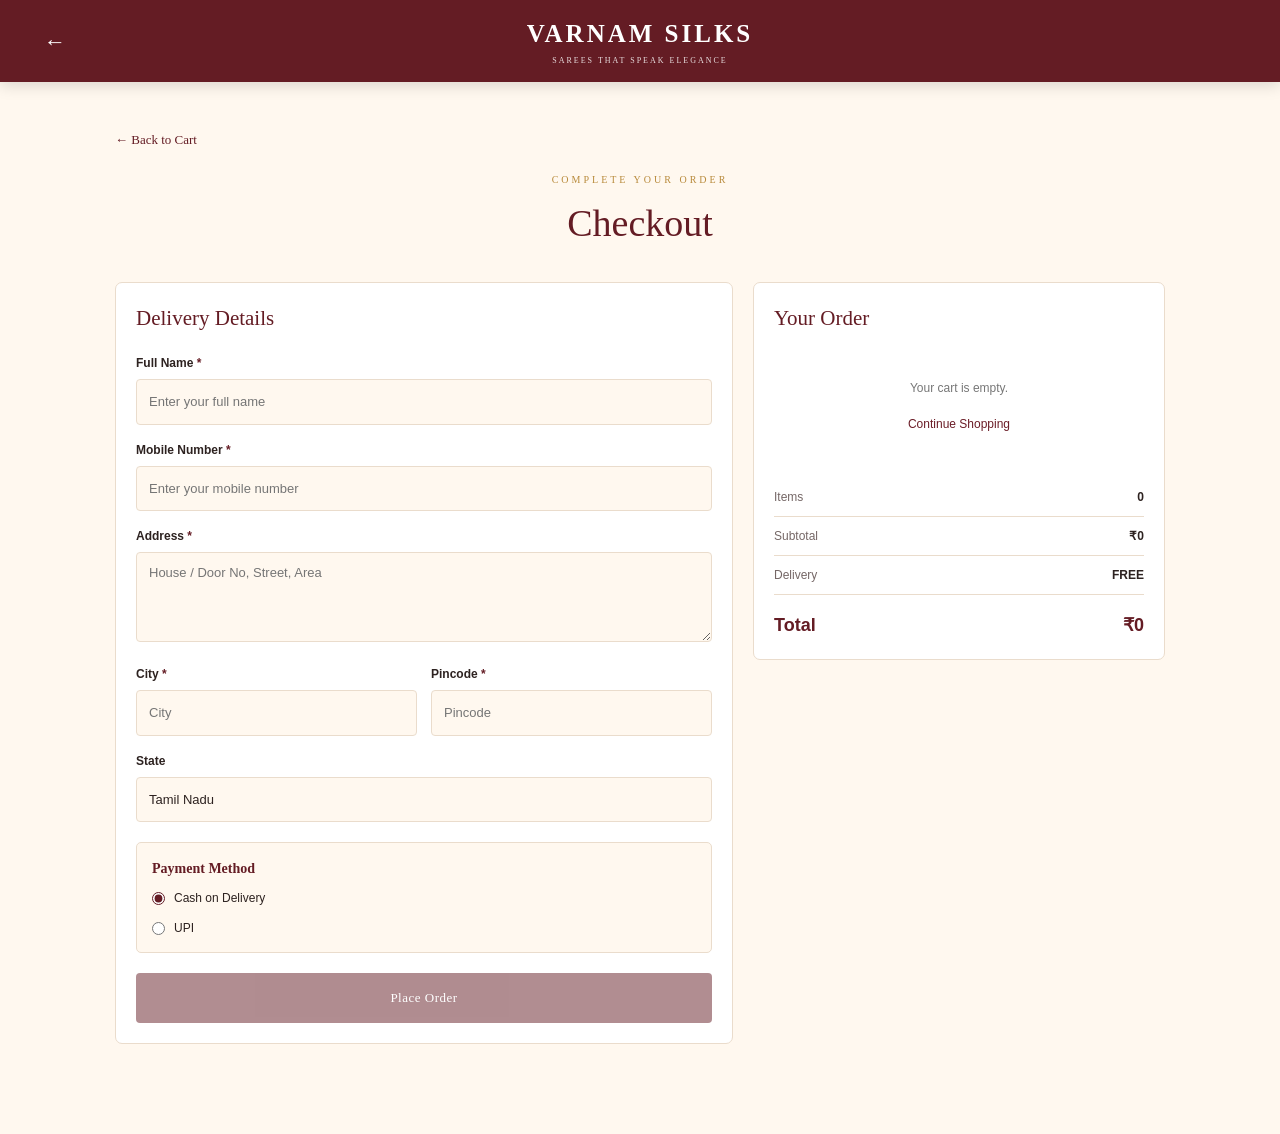
<file: checkout.html>
<!DOCTYPE html>
<html lang="en">

<head>

    <meta charset="UTF-8">

    <meta
        name="viewport"
        content="width=device-width, initial-scale=1.0"
    >

    <title>
        Checkout | Varnam Silks
    </title>

    <link
        rel="stylesheet"
        href="style.css"
    >

    <style>

        /* ==========================================
           CHECKOUT PAGE
           ========================================== */

        .checkout-page {

            max-width: 1100px;

            margin: auto;

            padding: 25px 16px 70px;

        }


        /* ==========================================
           TITLE
           ========================================== */

        .checkout-title {

            text-align: center;

            margin-bottom: 30px;

        }


        .checkout-title p {

            color: var(--gold);

            font-size: 10px;

            letter-spacing: 3px;

            margin-bottom: 8px;

        }


        .checkout-title h1 {

            color: var(--maroon);

            font-size: 30px;

            font-weight: 500;

        }


        /* ==========================================
           LAYOUT
           ========================================== */

        .checkout-layout {

            display: grid;

            grid-template-columns: 1fr;

            gap: 20px;

        }


        /* ==========================================
           CHECKOUT CARD
           ========================================== */

        .checkout-card {

            background: var(--white);

            border: 1px solid var(--border);

            border-radius: 7px;

            padding: 20px;

        }


        .checkout-card h2 {

            color: var(--maroon);

            font-size: 21px;

            font-weight: 500;

            margin-bottom: 20px;

        }


        /* ==========================================
           FORM
           ========================================== */

        .form-group {

            margin-bottom: 16px;

        }


        .form-group label {

            display: block;

            color: var(--text);

            font-family: Arial, sans-serif;

            font-size: 12px;

            font-weight: 600;

            margin-bottom: 7px;

        }


        .form-group input,

        .form-group textarea,

        .form-group select {

            width: 100%;

            box-sizing: border-box;

            padding: 12px;

            border: 1px solid var(--border);

            border-radius: 4px;

            background: var(--cream);

            color: var(--text);

            font-family: Arial, sans-serif;

            font-size: 13px;

            outline: none;

        }


        .form-group input:focus,

        .form-group textarea:focus,

        .form-group select:focus {

            border-color: var(--gold);

        }


        .form-group textarea {

            min-height: 90px;

            resize: vertical;

        }


        .required {

            color: var(--maroon);

        }


        /* ==========================================
           TWO COLUMNS
           ========================================== */

        .form-row {

            display: grid;

            grid-template-columns: 1fr;

            gap: 14px;

        }


        /* ==========================================
           ORDER ITEMS
           ========================================== */

        .checkout-items {

            display: flex;

            flex-direction: column;

            gap: 12px;

            margin-bottom: 20px;

        }


        .checkout-item {

            display: flex;

            gap: 10px;

            align-items: center;

            padding-bottom: 12px;

            border-bottom: 1px solid var(--border);

        }


        .checkout-item img {

            width: 60px;

            height: 75px;

            object-fit: cover;

            border-radius: 4px;

            flex-shrink: 0;

        }


        .checkout-item-info {

            flex: 1;

            min-width: 0;

        }


        .checkout-item-name {

            color: var(--text);

            font-size: 12px;

            line-height: 1.4;

            margin-bottom: 4px;

        }


        .checkout-item-qty {

            color: var(--muted);

            font-family: Arial, sans-serif;

            font-size: 10px;

        }


        .checkout-item-price {

            color: var(--maroon);

            font-family: Arial, sans-serif;

            font-size: 12px;

            font-weight: 700;

            white-space: nowrap;

        }


        /* ==========================================
           SUMMARY
           ========================================== */

        .checkout-summary-row {

            display: flex;

            justify-content: space-between;

            padding: 10px 0;

            border-bottom: 1px solid var(--border);

            font-family: Arial, sans-serif;

            font-size: 12px;

        }


        .checkout-summary-row span:first-child {

            color: var(--muted);

        }


        .checkout-summary-row span:last-child {

            color: var(--text);

            font-weight: 600;

        }


        .checkout-final-total {

            display: flex;

            justify-content: space-between;

            padding-top: 17px;

            color: var(--maroon);

            font-family: Arial, sans-serif;

            font-size: 18px;

            font-weight: 700;

        }


        /* ==========================================
           PAYMENT
           ========================================== */

        .payment-box {

            margin-top: 20px;

            padding: 15px;

            border: 1px solid var(--border);

            border-radius: 5px;

            background: var(--cream);

        }


        .payment-box h3 {

            color: var(--maroon);

            font-size: 14px;

            margin-bottom: 10px;

        }


        .payment-option {

            display: flex;

            align-items: center;

            gap: 9px;

            font-family: Arial, sans-serif;

            font-size: 12px;

        }


        .payment-option input {

            accent-color: var(--maroon);

        }


        /* ==========================================
           PLACE ORDER
           ========================================== */

        .place-order-btn {

            width: 100%;

            height: 50px;

            margin-top: 20px;

            border: none;

            border-radius: 4px;

            background: var(--maroon);

            color: var(--white);

            font-size: 13px;

            letter-spacing: .5px;

        }


        .place-order-btn:hover {

            background: var(--dark-maroon);

        }


        /* ==========================================
           BACK TO CART
           ========================================== */

        .back-cart {

            display: inline-block;

            margin-bottom: 22px;

            border: none;

            background: transparent;

            color: var(--maroon);

            font-size: 13px;

        }


        /* ==========================================
           DESKTOP
           ========================================== */

        @media (min-width: 700px) {

            .checkout-page {

                padding: 45px 25px 90px;

            }


            .checkout-title h1 {

                font-size: 38px;

            }


            .checkout-layout {

                grid-template-columns:
                    minmax(0, 1.2fr)
                    minmax(320px, .8fr);

                align-items: start;

            }


            .form-row {

                grid-template-columns: 1fr 1fr;

            }

        }

    </style>

</head>


<body>


    <!-- ==========================================
         TOPBAR
         ========================================== -->

    <header class="topbar">


        <button
            class="icon-btn"
            id="backButton"
        >
            ←
        </button>


        <div class="brand">

            <div class="brand-name">
                VARNAM SILKS
            </div>

            <div class="brand-tagline">
                SAREES THAT SPEAK ELEGANCE
            </div>

        </div>


        <div style="width:40px;"></div>

    </header>


    <!-- ==========================================
         CHECKOUT
         ========================================== -->

    <main class="checkout-page">


        <button
            class="back-cart"
            id="backCartButton"
        >
            ← Back to Cart
        </button>


        <div class="checkout-title">

            <p>
                COMPLETE YOUR ORDER
            </p>

            <h1>
                Checkout
            </h1>

        </div>


        <div class="checkout-layout">


            <!-- ==================================
                 CUSTOMER DETAILS
                 ================================== -->

            <section class="checkout-card">

                <h2>
                    Delivery Details
                </h2>


                <div class="form-group">

                    <label>
                        Full Name
                        <span class="required">*</span>
                    </label>

                    <input
                        type="text"
                        id="customerName"
                        placeholder="Enter your full name"
                        autocomplete="name"
                    >

                </div>


                <div class="form-group">

                    <label>
                        Mobile Number
                        <span class="required">*</span>
                    </label>

                    <input
                        type="tel"
                        id="customerPhone"
                        placeholder="Enter your mobile number"
                        maxlength="10"
                        autocomplete="tel"
                    >

                </div>


                <div class="form-group">

                    <label>
                        Address
                        <span class="required">*</span>
                    </label>

                    <textarea
                        id="customerAddress"
                        placeholder="House / Door No, Street, Area"
                        autocomplete="street-address"
                    ></textarea>

                </div>


                <div class="form-row">


                    <div class="form-group">

                        <label>
                            City
                            <span class="required">*</span>
                        </label>

                        <input
                            type="text"
                            id="customerCity"
                            placeholder="City"
                            autocomplete="address-level2"
                        >

                    </div>


                    <div class="form-group">

                        <label>
                            Pincode
                            <span class="required">*</span>
                        </label>

                        <input
                            type="text"
                            id="customerPincode"
                            placeholder="Pincode"
                            maxlength="6"
                            inputmode="numeric"
                            autocomplete="postal-code"
                        >

                    </div>

                </div>


                <div class="form-group">

                    <label>
                        State
                    </label>

                    <input
                        type="text"
                        id="customerState"
                        value="Tamil Nadu"
                        autocomplete="address-level1"
                    >

                </div>


                <!-- PAYMENT -->

                <div class="payment-box">

                    <h3>
                        Payment Method
                    </h3>


                  <label class="payment-option">

    <input
        type="radio"
        name="payment"
        value="cod"
        checked
    >

    Cash on Delivery

</label>


<label
    class="payment-option"
    style="margin-top:12px;"
>

    <input
        type="radio"
        name="payment"
        value="upi"
    >

    UPI

</label>

                  <div
    id="upiPaymentBox"
    style="
        display:none;
        margin-top:15px;
        padding:15px;
        border:1px solid var(--border);
        border-radius:5px;
        background:#fff;
    "
>

    <h3
        style="
            color:var(--maroon);
            font-size:14px;
            margin-bottom:10px;
        "
    >
        UPI Payment
    </h3>

    <p
        style="
            font-size:12px;
            color:var(--muted);
            line-height:1.5;
        "
    >
        UPI payment will be available here.
    </p>

                  </div>

                </div>


                <button
                    type="button"
                    class="place-order-btn"
                    id="placeOrderButton"
                >
                    Place Order
                </button>

            </section>


            <!-- ==================================
                 ORDER SUMMARY
                 ================================== -->

            <section class="checkout-card">

                <h2>
                    Your Order
                </h2>


                <div
                    class="checkout-items"
                    id="checkoutItems"
                >

                    <!-- Items added by JavaScript -->

                </div>


                <div class="checkout-summary-row">

                    <span>
                        Items
                    </span>

                    <span id="checkoutItemCount">
                        0
                    </span>

                </div>


                <div class="checkout-summary-row">

                    <span>
                        Subtotal
                    </span>

                    <span id="checkoutSubtotal">
                        ₹0
                    </span>

                </div>


                <div class="checkout-summary-row">

                    <span>
                        Delivery
                    </span>

                    <span id="checkoutDelivery">
                        FREE
                    </span>

                </div>


                <div class="checkout-final-total">

                    <span>
                        Total
                    </span>

                    <span id="checkoutTotal">
                        ₹0
                    </span>

                </div>

            </section>


        </div>


    </main>


    <script>

        /* ==========================================
   CHECKOUT PAGE - PART 2
   ========================================== */


/* ==========================================
   ELEMENTS
   ========================================== */

const checkoutItems =
    document.getElementById("checkoutItems");

const checkoutItemCount =
    document.getElementById("checkoutItemCount");

const checkoutSubtotal =
    document.getElementById("checkoutSubtotal");

const checkoutDelivery =
    document.getElementById("checkoutDelivery");

const checkoutTotal =
    document.getElementById("checkoutTotal");

const placeOrderButton =
    document.getElementById("placeOrderButton");


/* ==========================================
   GET CART
   ========================================== */

function getCheckoutCart() {

    try {

        const savedCart =
            localStorage.getItem("varnamCart");

        if (!savedCart) {
            return [];
        }

        const cart =
            JSON.parse(savedCart);

        return Array.isArray(cart)
            ? cart
            : [];

    } catch (error) {

        return [];

    }

}


/* ==========================================
   FORMAT PRICE
   ========================================== */

function checkoutPrice(price) {

    return "₹" +
        Number(price || 0)
            .toLocaleString("en-IN");

}


/* ==========================================
   LOAD ORDER
   ========================================== */

function loadCheckout() {

    const cart =
        getCheckoutCart();


    checkoutItems.innerHTML = "";


    /* EMPTY CART */

    if (cart.length === 0) {

        checkoutItems.innerHTML = `

            <div style="
                text-align:center;
                padding:25px 10px;
                color:#777;
                font-family:Arial,sans-serif;
                font-size:12px;
            ">

                Your cart is empty.

                <br><br>

                <a
                    href="index.html"
                    style="
                        color:#6b1d27;
                    "
                >
                    Continue Shopping
                </a>

            </div>

        `;

        placeOrderButton.disabled = true;

        placeOrderButton.style.opacity = "0.5";

        checkoutItemCount.textContent = "0";

        checkoutSubtotal.textContent = "₹0";

        checkoutDelivery.textContent = "FREE";

        checkoutTotal.textContent = "₹0";

        return;

    }


    placeOrderButton.disabled = false;

    placeOrderButton.style.opacity = "1";


    let subtotal = 0;

    let totalItems = 0;


    /* ==========================================
       DISPLAY PRODUCTS
       ========================================== */

    cart.forEach(function(item) {

        const quantity =
            Number(item.quantity) || 1;

        const price =
            Number(item.price) || 0;

        const itemTotal =
            price * quantity;


        subtotal += itemTotal;

        totalItems += quantity;


        const itemElement =
            document.createElement("div");


        itemElement.className =
            "checkout-item";


        itemElement.innerHTML = `

            <img
                src="${item.image}"
                alt="${item.name}"
            >


            <div class="checkout-item-info">

                <div class="checkout-item-name">

                    ${item.name}

                </div>


                <div class="checkout-item-qty">

                    Quantity: ${quantity}

                </div>

            </div>


            <div class="checkout-item-price">

                ${checkoutPrice(itemTotal)}

            </div>

        `;


        checkoutItems.appendChild(
            itemElement
        );

    });


    /* ==========================================
       DELIVERY
       ========================================== */

    let delivery = 0;


    if (
        subtotal > 0 &&
        subtotal < 1000
    ) {

        delivery = 80;

    }


    const total =
        subtotal + delivery;


    /* ==========================================
       UPDATE SUMMARY
       ========================================== */

    checkoutItemCount.textContent =
        totalItems;


    checkoutSubtotal.textContent =
        checkoutPrice(subtotal);


    checkoutDelivery.textContent =
        delivery === 0
            ? "FREE"
            : checkoutPrice(delivery);


    checkoutTotal.textContent =
        checkoutPrice(total);

}

/* ==========================================
   LOAD SAVED CUSTOMER DETAILS
   ========================================== */

function loadSavedCustomerDetails() {

    try {

        const savedCustomer =
            localStorage.getItem("varnamCustomer");

        if (!savedCustomer) {
            return;
        }

        const customer =
            JSON.parse(savedCustomer);

        if (!customer) {
            return;
        }

        document.getElementById("customerName").value =
            customer.name || "";

        document.getElementById("customerPhone").value =
            customer.phone || "";

        document.getElementById("customerAddress").value =
            customer.address || "";

        document.getElementById("customerCity").value =
            customer.city || "";

        document.getElementById("customerPincode").value =
            customer.pincode || "";

        document.getElementById("customerState").value =
            customer.state || "Tamil Nadu";

    } catch (error) {

        console.log(
            "Saved customer details could not be loaded."
        );

    }

}

/* ==========================================
   VALIDATE FORM
   ========================================== */

function validateCheckout() {

    const name =
        document.getElementById(
            "customerName"
        ).value.trim();


    const phone =
        document.getElementById(
            "customerPhone"
        ).value.trim();


    const address =
        document.getElementById(
            "customerAddress"
        ).value.trim();


    const city =
        document.getElementById(
            "customerCity"
        ).value.trim();


    const pincode =
        document.getElementById(
            "customerPincode"
        ).value.trim();


    if (!name) {

        alert(
            "Please enter your full name."
        );

        return false;

    }


    if (!/^[0-9]{10}$/.test(phone)) {

        alert(
            "Please enter a valid 10-digit mobile number."
        );

        return false;

    }


    if (!address) {

        alert(
            "Please enter your delivery address."
        );

        return false;

    }


    if (!city) {

        alert(
            "Please enter your city."
        );

        return false;

    }


    if (!/^[0-9]{6}$/.test(pincode)) {

        alert(
            "Please enter a valid 6-digit pincode."
        );

        return false;

    }


    return true;

}


/* ==========================================
   PLACE ORDER
   ========================================== */

placeOrderButton.addEventListener(
    "click",
    function() {

        const cart =
            getCheckoutCart();


        if (cart.length === 0) {

            alert(
                "Your cart is empty."
            );

            return;

        }


        if (!validateCheckout()) {

            return;

        }


        const name =
            document.getElementById(
                "customerName"
            ).value.trim();


        const phone =
            document.getElementById(
                "customerPhone"
            ).value.trim();


        const address =
            document.getElementById(
                "customerAddress"
            ).value.trim();


        const city =
            document.getElementById(
                "customerCity"
            ).value.trim();


        const pincode =
            document.getElementById(
                "customerPincode"
            ).value.trim();


        const state =
            document.getElementById(
                "customerState"
            ).value.trim();


        /* ======================================
           CALCULATE TOTAL
           ====================================== */

        let subtotal = 0;


        cart.forEach(function(item) {

            subtotal +=
                (
                    Number(item.price) || 0
                ) *
                (
                    Number(item.quantity) || 1
                );

        });


        let delivery = 0;


        if (
            subtotal > 0 &&
            subtotal < 1000
        ) {

            delivery = 80;

        }


        const total =
            subtotal + delivery;


        /* ======================================
           CREATE ORDER
           ====================================== */

        const order = {

            orderId:
                "VS" +
                Date.now(),

            customer: {

                name: name,

                phone: phone,

                address: address,

                city: city,

                pincode: pincode,

                state: state

            },

            items: cart,

            subtotal: subtotal,

            delivery: delivery,

            total: total,

            paymentMethod:
    document.querySelector(
        'input[name="payment"]:checked'
    ).value === "upi"
        ? "UPI"
        : "Cash on Delivery",

            status:
                "Order Placed",

            createdAt:
                new Date().toISOString()

        };


        /* ======================================
           SAVE ORDER
           ====================================== */

        /* ======================================
   SAVE ORDER
   ====================================== */

let savedOrders = [];

try {

    const existingOrders =
        localStorage.getItem("varnamOrders");

    if (existingOrders) {

        savedOrders =
            JSON.parse(existingOrders);

    }

    if (!Array.isArray(savedOrders)) {
        savedOrders = [];
    }

} catch (error) {

    savedOrders = [];

}


/* Add newest order */

savedOrders.unshift(order);


/* Save all orders */

localStorage.setItem(
    "varnamOrders",
    JSON.stringify(savedOrders)
);


/* Keep latest order for order-success page */

localStorage.setItem(
    "varnamLastOrder",
    JSON.stringify(order)
);

      /* ======================================
   SAVE CUSTOMER DETAILS
   ====================================== */

const customerDetails = {

    name: name,

    phone: phone,

    address: address,

    city: city,

    pincode: pincode,

    state: state

};

localStorage.setItem(
    "varnamCustomer",
    JSON.stringify(customerDetails)
);


        /* ======================================
           CLEAR CART
           ====================================== */

        localStorage.removeItem(
            "varnamCart"
        );


        /* ======================================
           SUCCESS
           ====================================== */

        alert(

            "Order placed successfully!\n\n" +

            "Order ID: " +
            order.orderId

        );


        /* ======================================
           GO TO ORDER SUCCESS
           ====================================== */

        window.location.href =
            "order-success.html";

    }
);


/* ==========================================
   BACK TO CART
   ========================================== */

document
    .getElementById("backCartButton")
    .addEventListener(
        "click",
        function() {

            window.location.href =
                "cart.html";

        }
    );


/* ==========================================
   TOP BACK BUTTON
   ========================================== */

document
    .getElementById("backButton")
    .addEventListener(
        "click",
        function() {

            window.location.href =
                "cart.html";

        }
    );

/* ==========================================
   UPI PAYMENT
   ========================================== */

const paymentOptions =
    document.querySelectorAll(
        'input[name="payment"]'
    );

const upiPaymentBox =
    document.getElementById(
        "upiPaymentBox"
    );


paymentOptions.forEach(
    function(option) {

        option.addEventListener(
            "change",
            function() {

                if (
                    this.value === "upi"
                ) {

                    upiPaymentBox.style.display =
                        "block";

                } else {

                    upiPaymentBox.style.display =
                        "none";

                }

            }
        );

    }
);


/* ==========================================
   START
   ========================================== */

loadCheckout();

loadSavedCustomerDetails();


    </script>


</body>

</html>
</file>
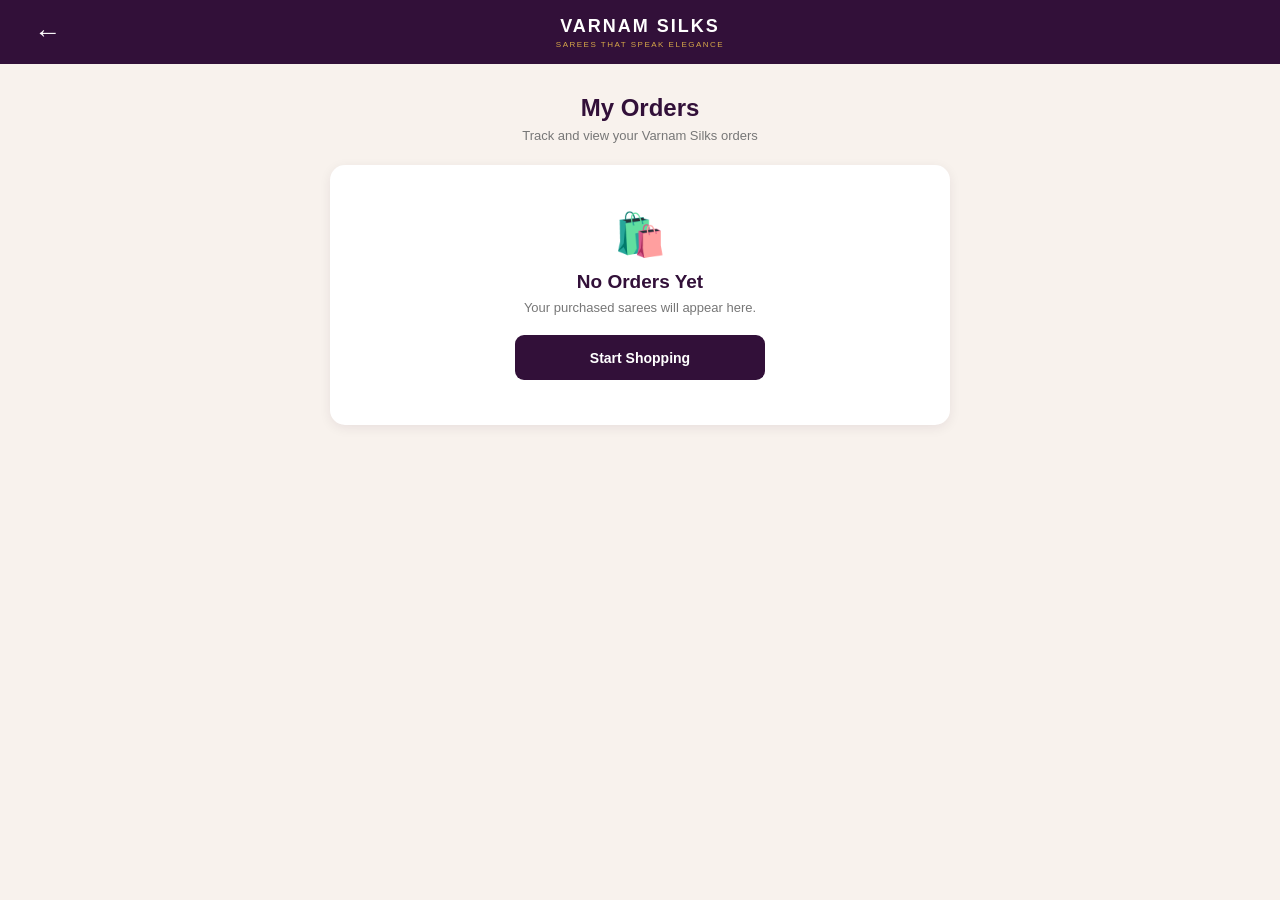
<file: my-orders.html>
<!DOCTYPE html>
<html lang="en">
<head>
    <meta charset="UTF-8">
    <meta name="viewport" content="width=device-width, initial-scale=1.0">

    <title>My Orders | VARNAM SILKS</title>

    <style>
        * {
            margin: 0;
            padding: 0;
            box-sizing: border-box;
        }

        body {
            font-family: Arial, sans-serif;
            background: #f8f2ed;
            color: #321039;
        }

        .topbar {
            height: 64px;
            background: #321039;
            color: white;
            display: flex;
            align-items: center;
            justify-content: space-between;
            padding: 0 18px;
            position: sticky;
            top: 0;
            z-index: 100;
        }

        .back-btn {
            width: 35px;
            height: 35px;
            border: none;
            background: transparent;
            color: white;
            font-size: 27px;
            cursor: pointer;
        }

        .brand {
            text-align: center;
        }

        .brand h1 {
            font-size: 18px;
            letter-spacing: 2px;
        }

        .brand p {
            font-size: 8px;
            color: #d7a849;
            letter-spacing: 1.5px;
            margin-top: 3px;
        }

        .top-space {
            width: 35px;
        }

        .page {
            width: 100%;
            max-width: 650px;
            margin: auto;
            padding: 22px 15px 40px;
        }

        .page-title {
            text-align: center;
            margin-bottom: 22px;
        }

        .page-title h2 {
            font-size: 24px;
            color: #321039;
        }

        .page-title p {
            font-size: 13px;
            color: #777;
            margin-top: 6px;
        }

        .order-card {
            background: white;
            border-radius: 15px;
            padding: 17px;
            margin-bottom: 15px;
            box-shadow: 0 3px 12px rgba(50, 16, 57, 0.08);
        }

        .order-header {
            display: flex;
            justify-content: space-between;
            align-items: flex-start;
            gap: 10px;
            padding-bottom: 14px;
            border-bottom: 1px solid #eee;
        }

        .order-id {
            font-size: 14px;
            font-weight: bold;
            color: #321039;
        }

        .order-date {
            font-size: 11px;
            color: #888;
            margin-top: 5px;
        }

        .status {
            padding: 6px 10px;
            border-radius: 20px;
            background: #fff4d8;
            color: #8a6414;
            font-size: 11px;
            font-weight: bold;
            white-space: nowrap;
        }

        .status.delivered {
            background: #e6f6eb;
            color: #267344;
        }

        .status.cancelled {
            background: #fde8e8;
            color: #b52b2b;
        }

        .order-info {
            display: flex;
            justify-content: space-between;
            padding: 13px 0;
        }

        .info-item {
            display: flex;
            flex-direction: column;
            gap: 5px;
        }

        .info-label {
            font-size: 11px;
            color: #888;
        }

        .info-value {
            font-size: 14px;
            font-weight: bold;
            color: #321039;
        }

        .item-preview {
            display: flex;
            gap: 9px;
            margin-top: 2px;
            overflow: hidden;
        }

        .item-image {
            width: 52px;
            height: 62px;
            object-fit: cover;
            border-radius: 7px;
            background: #f1e8e2;
            flex-shrink: 0;
        }

        .more-items {
            width: 52px;
            height: 62px;
            border-radius: 7px;
            background: #f1e8e2;
            display: flex;
            align-items: center;
            justify-content: center;
            color: #321039;
            font-size: 12px;
            font-weight: bold;
            flex-shrink: 0;
        }

        .order-footer {
            display: flex;
            align-items: center;
            justify-content: space-between;
            margin-top: 15px;
            padding-top: 14px;
            border-top: 1px solid #eee;
        }

        .total-label {
            font-size: 12px;
            color: #777;
        }

        .total-price {
            font-size: 18px;
            font-weight: bold;
            color: #321039;
            margin-top: 3px;
        }

        .view-btn {
            border: 1px solid #321039;
            background: white;
            color: #321039;
            padding: 10px 15px;
            border-radius: 8px;
            font-size: 12px;
            font-weight: bold;
            cursor: pointer;
        }

        .view-btn:hover {
            background: #321039;
            color: white;
        }

        .empty {
            background: white;
            border-radius: 15px;
            padding: 45px 20px;
            text-align: center;
            box-shadow: 0 3px 12px rgba(50, 16, 57, 0.08);
        }

        .empty-icon {
            font-size: 42px;
            margin-bottom: 12px;
        }

        .empty h3 {
            color: #321039;
            font-size: 19px;
        }

        .empty p {
            color: #777;
            font-size: 13px;
            margin-top: 7px;
        }

        .shop-btn {
            margin-top: 20px;
            width: 100%;
            max-width: 250px;
            height: 45px;
            border: none;
            border-radius: 9px;
            background: #321039;
            color: white;
            font-size: 14px;
            font-weight: bold;
            cursor: pointer;
        }

        @media (min-width: 700px) {

            .page {
                padding-top: 30px;
            }

            .topbar {
                padding: 0 30px;
            }
        }
    </style>
</head>

<body>

    <header class="topbar">

        <button
            class="back-btn"
            onclick="window.location.href='index.html'">
            ←
        </button>

        <div class="brand">
            <h1>VARNAM SILKS</h1>
            <p>SAREES THAT SPEAK ELEGANCE</p>
        </div>

        <div class="top-space"></div>

    </header>


    <main class="page">

        <div class="page-title">

            <h2>My Orders</h2>

            <p>
                Track and view your Varnam Silks orders
            </p>

        </div>


        <div id="ordersContainer"></div>

    </main>


    <script>

        const ordersContainer =
            document.getElementById("ordersContainer");


        function formatPrice(price) {

            return "₹" +
                Number(price || 0).toLocaleString("en-IN");

        }


        function formatDate(dateString) {

            if (!dateString) {
                return "-";
            }

            const date = new Date(dateString);

            return date.toLocaleDateString("en-IN", {
                day: "2-digit",
                month: "short",
                year: "numeric"
            });

        }


        function getStatusClass(status) {

            if (!status) {
                return "";
            }

            const value = status.toLowerCase();

            if (value.includes("delivered")) {
                return "delivered";
            }

            if (
                value.includes("cancel") ||
                value.includes("rejected")
            ) {
                return "cancelled";
            }

            return "";
        }


        function showEmptyOrders() {

            ordersContainer.innerHTML = `

                <div class="empty">

                    <div class="empty-icon">
                        🛍️
                    </div>

                    <h3>No Orders Yet</h3>

                    <p>
                        Your purchased sarees will appear here.
                    </p>

                    <button
                        class="shop-btn"
                        onclick="window.location.href='index.html'">

                        Start Shopping

                    </button>

                </div>

            `;
        }


        function loadOrders() {

    const savedOrders =
        localStorage.getItem(
            "varnamOrders"
        );


    if (!savedOrders) {

        showEmptyOrders();

        return;

    }


    let orders;

    try {

        orders =
            JSON.parse(
                savedOrders
            );

    } catch (error) {

        showEmptyOrders();

        return;

    }


    if (
        !Array.isArray(orders) ||
        orders.length === 0
    ) {

        showEmptyOrders();

        return;

    }


    let ordersHTML = "";


    orders.forEach(
        function(order) {


            const items =
                order.items || [];


            let previewHTML = "";


            const previewItems =
                items.slice(0, 4);


            previewItems.forEach(
                function(item) {

                    previewHTML += `

                        <img
                            class="item-image"
                            src="${item.image || ""}"
                            alt="${item.name || "Product"}"
                        >

                    `;

                }
            );


            if (items.length > 4) {

                previewHTML += `

                    <div class="more-items">

                        +${items.length - 4}

                    </div>

                `;

            }


            ordersHTML += `

                <div class="order-card">


                    <div class="order-header">


                        <div>

                            <div class="order-id">

                                ${order.orderId || "Order"}

                            </div>


                            <div class="order-date">

                                ${formatDate(
                                    order.createdAt
                                )}

                            </div>

                        </div>


                        <div
                            class="status ${getStatusClass(
                                order.status
                            )}"
                        >

                            ${
                                order.status ||
                                "Order Placed"
                            }

                        </div>


                    </div>



                    <div class="order-info">


                        <div class="info-item">

                            <span class="info-label">

                                Items

                            </span>


                            <span class="info-value">

                                ${items.length}

                            </span>

                        </div>



                        <div class="info-item">

                            <span class="info-label">

                                Payment

                            </span>


                            <span class="info-value">

                                ${
                                    order.paymentMethod ||
                                    "COD"
                                }

                            </span>

                        </div>


                    </div>



                    <div class="item-preview">

                        ${previewHTML}

                    </div>



                    <div class="order-footer">


                        <div>

                            <div class="total-label">

                                Total Amount

                            </div>


                            <div class="total-price">

                                ${formatPrice(
                                    order.total
                                )}

                            </div>

                        </div>



                        <button
                            class="view-btn"
                            onclick="
                                viewOrder(
                                    '${order.orderId}'
                                )
                            "
                        >

                            View Order

                        </button>


                    </div>


                </div>

            `;


        }
    );


    ordersContainer.innerHTML =
        ordersHTML;

        }


        function viewOrder(orderId) {

    window.location.href =
        "order-details.html?id=" +
        encodeURIComponent(orderId);

        }


        loadOrders();

    </script>

</body>
</html>
</file>
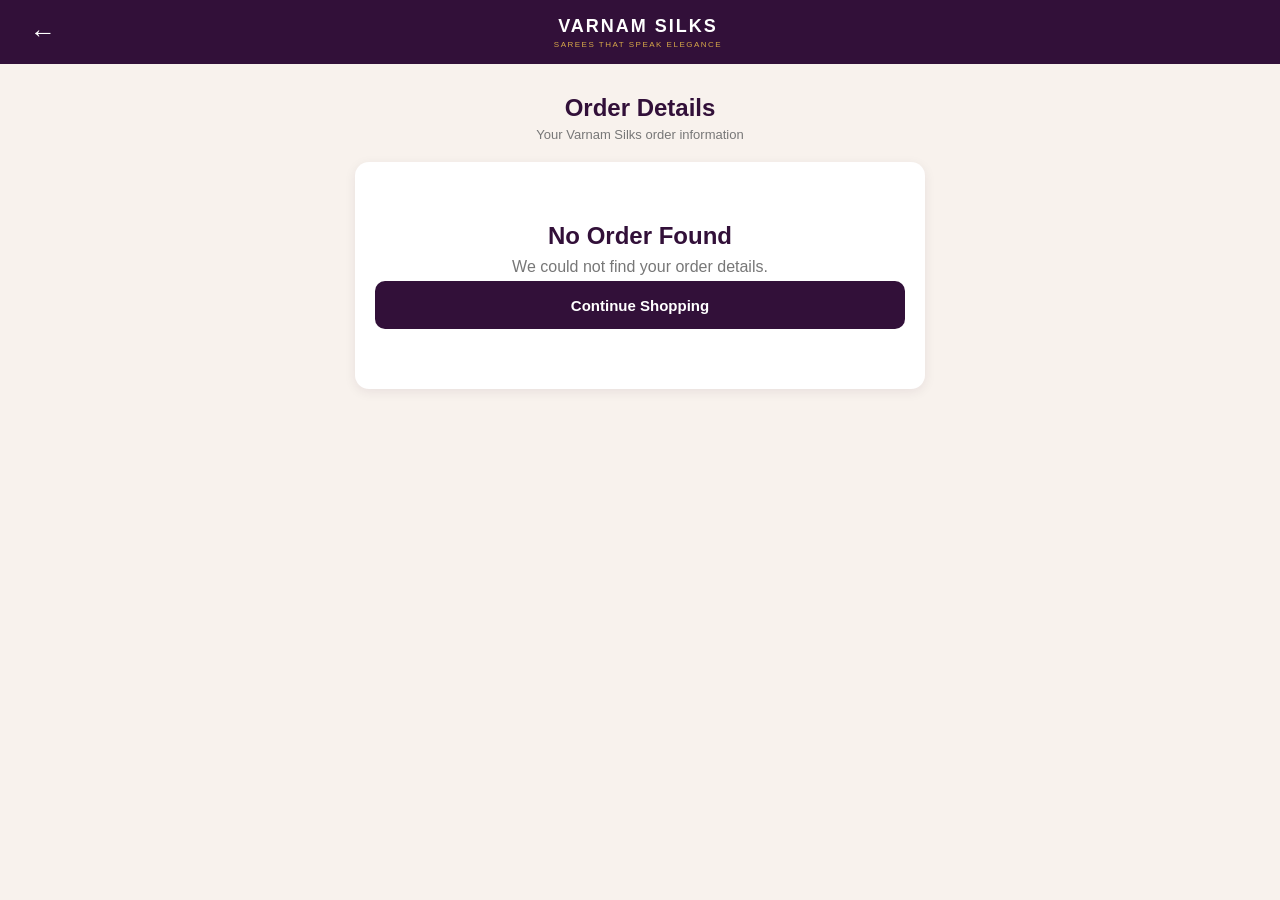
<file: order-details.html>
<!DOCTYPE html>
<html lang="en">

<head>

    <meta charset="UTF-8">

    <meta
        name="viewport"
        content="width=device-width, initial-scale=1.0"
    >

    <title>
        Order Details | VARNAM SILKS
    </title>


    <style>

        * {
            margin: 0;
            padding: 0;
            box-sizing: border-box;
        }


        body {
            font-family: Arial, sans-serif;
            background: #f8f2ed;
            color: #321039;
        }


        .topbar {
            height: 64px;
            background: #321039;
            color: #ffffff;
            display: flex;
            align-items: center;
            justify-content: space-between;
            padding: 0 18px;
            position: sticky;
            top: 0;
            z-index: 100;
        }


        .back-btn {
            border: none;
            background: transparent;
            color: #ffffff;
            font-size: 26px;
            cursor: pointer;
        }


        .brand {
            text-align: center;
        }


        .brand h1 {
            font-size: 18px;
            letter-spacing: 2px;
        }


        .brand p {
            font-size: 8px;
            color: #d7a849;
            letter-spacing: 1.5px;
            margin-top: 3px;
        }


        .top-space {
            width: 30px;
        }


        .page {
            max-width: 600px;
            margin: auto;
            padding: 20px 15px 40px;
        }


        .page-title {
            text-align: center;
            margin-bottom: 20px;
        }


        .page-title h2 {
            font-size: 24px;
            color: #321039;
        }


        .page-title p {
            font-size: 13px;
            color: #777;
            margin-top: 5px;
        }


        .card {
            background: #ffffff;
            border-radius: 14px;
            padding: 18px;
            margin-bottom: 15px;
            box-shadow:
                0 3px 12px
                rgba(50, 16, 57, 0.08);
        }


        .card-title {
            font-size: 16px;
            font-weight: bold;
            color: #321039;
            margin-bottom: 15px;
            padding-bottom: 10px;
            border-bottom: 1px solid #eee;
        }


        .status-box {
            background: #f4fbf5;
            border: 1px solid #b8dfbe;
            border-radius: 12px;
            padding: 15px;
            text-align: center;
            margin-bottom: 15px;
        }


        .status-icon {
            width: 42px;
            height: 42px;
            border-radius: 50%;
            background: #2e8b57;
            color: white;
            display: flex;
            align-items: center;
            justify-content: center;
            margin: auto;
            font-size: 22px;
        }


        .status-text {
            color: #267344;
            font-weight: bold;
            margin-top: 8px;
        }


        .order-id {
            font-size: 13px;
            color: #666;
            margin-top: 5px;
        }


        .detail-row {
            display: flex;
            justify-content: space-between;
            gap: 15px;
            padding: 9px 0;
            font-size: 14px;
        }


        .detail-label {
            color: #777;
        }


        .detail-value {
            color: #321039;
            font-weight: 600;
            text-align: right;
        }


        .address {
            background: #fffaf5;
            border-radius: 10px;
            padding: 13px;
            line-height: 1.6;
            font-size: 14px;
            color: #444;
        }


        .product {
            display: flex;
            gap: 12px;
            padding: 12px 0;
            border-bottom: 1px solid #eee;
        }


        .product:last-child {
            border-bottom: none;
        }


        .product-image {
            width: 75px;
            height: 90px;
            object-fit: cover;
            border-radius: 8px;
            background: #f1e8e2;
        }


        .product-info {
            flex: 1;
        }


        .product-name {
            font-size: 14px;
            font-weight: bold;
            color: #321039;
            line-height: 1.4;
        }


        .product-type {
            font-size: 12px;
            color: #888;
            margin-top: 4px;
        }


        .product-qty {
            font-size: 12px;
            color: #666;
            margin-top: 7px;
        }


        .product-price {
            font-size: 14px;
            font-weight: bold;
            color: #321039;
            margin-top: 7px;
        }


        .summary-row {
            display: flex;
            justify-content: space-between;
            padding: 8px 0;
            font-size: 14px;
        }


        .summary-row span:first-child {
            color: #777;
        }


        .summary-row span:last-child {
            font-weight: 600;
            color: #321039;
        }


        .total-row {
            border-top: 1px solid #ddd;
            margin-top: 8px;
            padding-top: 14px;
            display: flex;
            justify-content: space-between;
            font-size: 18px;
            font-weight: bold;
            color: #321039;
        }


        .free {
            color: #2e8b57 !important;
        }


        .button {
            width: 100%;
            height: 48px;
            border: none;
            border-radius: 10px;
            background: #321039;
            color: #ffffff;
            font-size: 15px;
            font-weight: bold;
            cursor: pointer;
            margin-top: 5px;
        }


        .button:hover {
            opacity: 0.92;
        }


        .empty {
            text-align: center;
            padding: 60px 20px;
            color: #777;
        }


        .empty h2 {
            color: #321039;
            margin-bottom: 8px;
        }


        @media (min-width: 700px) {

            .page {
                padding-top: 30px;
            }


            .topbar {
                padding: 0 30px;
            }

        }

    </style>

</head>


<body>


    <header class="topbar">


        <button
            class="back-btn"
            onclick="history.back()"
        >
            ←
        </button>


        <div class="brand">

            <h1>
                VARNAM SILKS
            </h1>

            <p>
                SAREES THAT SPEAK ELEGANCE
            </p>

        </div>


        <div class="top-space"></div>


    </header>



    <main class="page">


        <div class="page-title">

            <h2>
                Order Details
            </h2>

            <p>
                Your Varnam Silks order information
            </p>

        </div>


        <div id="orderContainer">

            <!-- Order details will load here -->

        </div>


    </main>



    <script>


        const orderContainer =
            document.getElementById(
                "orderContainer"
            );



        /*
         * GET SELECTED ORDER
         *
         * Example:
         *
         * order-details.html?id=VS123456
         *
         * The ID is taken from the URL.
         *
         * Then the matching order is found
         * inside varnamOrders.
         */

        function getOrder() {


            const urlParams =
                new URLSearchParams(
                    window.location.search
                );


            const orderId =
                urlParams.get("id");


            if (!orderId) {

    const lastOrder =
        localStorage.getItem(
            "varnamLastOrder"
        );

    if (!lastOrder) {
        return null;
    }

    try {
        return JSON.parse(lastOrder);
    } catch (error) {
        return null;
    }

            }


            const savedOrders =
                localStorage.getItem(
                    "varnamOrders"
                );


            if (!savedOrders) {

                return null;

            }


            let orders;


            try {

                orders =
                    JSON.parse(
                        savedOrders
                    );

            } catch (error) {

                return null;

            }


            if (!Array.isArray(orders)) {

                return null;

            }


            const order =
                orders.find(
                    function(item) {

                        return String(
                            item.orderId
                        ) === String(
                            orderId
                        );

                    }
                );


            return order || null;

        }



        function formatPrice(price) {


            return (
                "₹" +
                Number(price)
                    .toLocaleString("en-IN")
            );


        }



        function showEmptyOrder() {


            orderContainer.innerHTML = `

                <div class="card empty">

                    <h2>
                        No Order Found
                    </h2>

                    <p>
                        We could not find your
                        order details.
                    </p>


                    <button
                        class="button"
                        onclick="
                            window.location.href='index.html'
                        "
                    >
                        Continue Shopping
                    </button>

                </div>

            `;


        }



        function loadOrder() {


            const order =
                getOrder();


            if (!order) {

                showEmptyOrder();

                return;

            }


            const customer =
                order.customer || {};


            const items =
                order.items || [];


            let itemsHTML = "";


            items.forEach(
                function(item) {


                    const quantity =
                        Number(
                            item.quantity
                        ) || 1;


                    const itemTotal =
                        Number(
                            item.price
                        ) * quantity;


                    itemsHTML += `

                        <div class="product">


                            <img
                                class="product-image"
                                src="${item.image || ""}"
                                alt="${item.name || "Product"}"
                            >


                            <div
                                class="product-info"
                            >


                                <div
                                    class="product-name"
                                >
                                    ${item.name || "Product"}
                                </div>


                                <div
                                    class="product-type"
                                >
                                    ${item.category || "Saree"}
                                </div>


                                <div
                                    class="product-qty"
                                >
                                    Quantity:
                                    ${quantity}
                                </div>


                                <div
                                    class="product-price"
                                >
                                    ${formatPrice(itemTotal)}
                                </div>


                            </div>


                        </div>

                    `;


                }
            );



            orderContainer.innerHTML = `


                <!-- STATUS -->

                <div class="status-box">


                    <div class="status-icon">
                        ✓
                    </div>


                    <div class="status-text">

                        ${
                            order.status ||
                            "Order Placed"
                        }

                    </div>


                    <div class="order-id">

                        Order ID:
                        ${order.orderId || "-"}

                    </div>


                </div>



                <!-- CUSTOMER DETAILS -->

                <div class="card">


                    <div class="card-title">

                        Customer Details

                    </div>


                    <div class="detail-row">


                        <span class="detail-label">

                            Full Name

                        </span>


                        <span class="detail-value">

                            ${
                                customer.name ||
                                "-"
                            }

                        </span>


                    </div>



                    <div class="detail-row">


                        <span class="detail-label">

                            Mobile

                        </span>


                        <span class="detail-value">

                            ${
                                customer.phone ||
                                "-"
                            }

                        </span>


                    </div>


                </div>



                <!-- DELIVERY ADDRESS -->

                <div class="card">


                    <div class="card-title">

                        Delivery Address

                    </div>


                    <div class="address">


                        ${
                            customer.address ||
                            "-"
                        }

                        <br>


                        ${
                            customer.city ||
                            "-"
                        }

                        -

                        ${
                            customer.pincode ||
                            "-"
                        }

                        <br>


                        ${
                            customer.state ||
                            "-"
                        }


                    </div>


                </div>



                <!-- ORDERED ITEMS -->

                <div class="card">


                    <div class="card-title">

                        Ordered Items

                    </div>


                    ${
                        itemsHTML ||
                        "<p>No items found.</p>"
                    }


                </div>



                <!-- PAYMENT -->

                <div class="card">


                    <div class="card-title">

                        Payment & Total

                    </div>



                    <div class="summary-row">


                        <span>

                            Subtotal

                        </span>


                        <span>

                            ${
                                formatPrice(
                                    order.subtotal || 0
                                )
                            }

                        </span>


                    </div>



                    <div class="summary-row">


                        <span>

                            Delivery

                        </span>


                        <span
                            class="${
                                Number(
                                    order.delivery
                                ) === 0
                                    ? "free"
                                    : ""
                            }"
                        >


                            ${
                                Number(
                                    order.delivery
                                ) === 0

                                ? "FREE"

                                : formatPrice(
                                    order.delivery || 0
                                )
                            }


                        </span>


                    </div>



                    <div class="summary-row">


                        <span>

                            Payment

                        </span>


                        <span>

                            ${
                                order.paymentMethod ||
                                "Cash on Delivery"
                            }

                        </span>


                    </div>



                    <div class="total-row">


                        <span>

                            Total

                        </span>


                        <span>

                            ${
                                formatPrice(
                                    order.total || 0
                                )
                            }

                        </span>


                    </div>


                </div>



                <!-- CONTINUE SHOPPING -->

                <button
                    class="button"
                    onclick="
                        window.location.href='index.html'
                    "
                >

                    Continue Shopping

                </button>


            `;


        }



        loadOrder();


    </script>


</body>

</html>
</file>
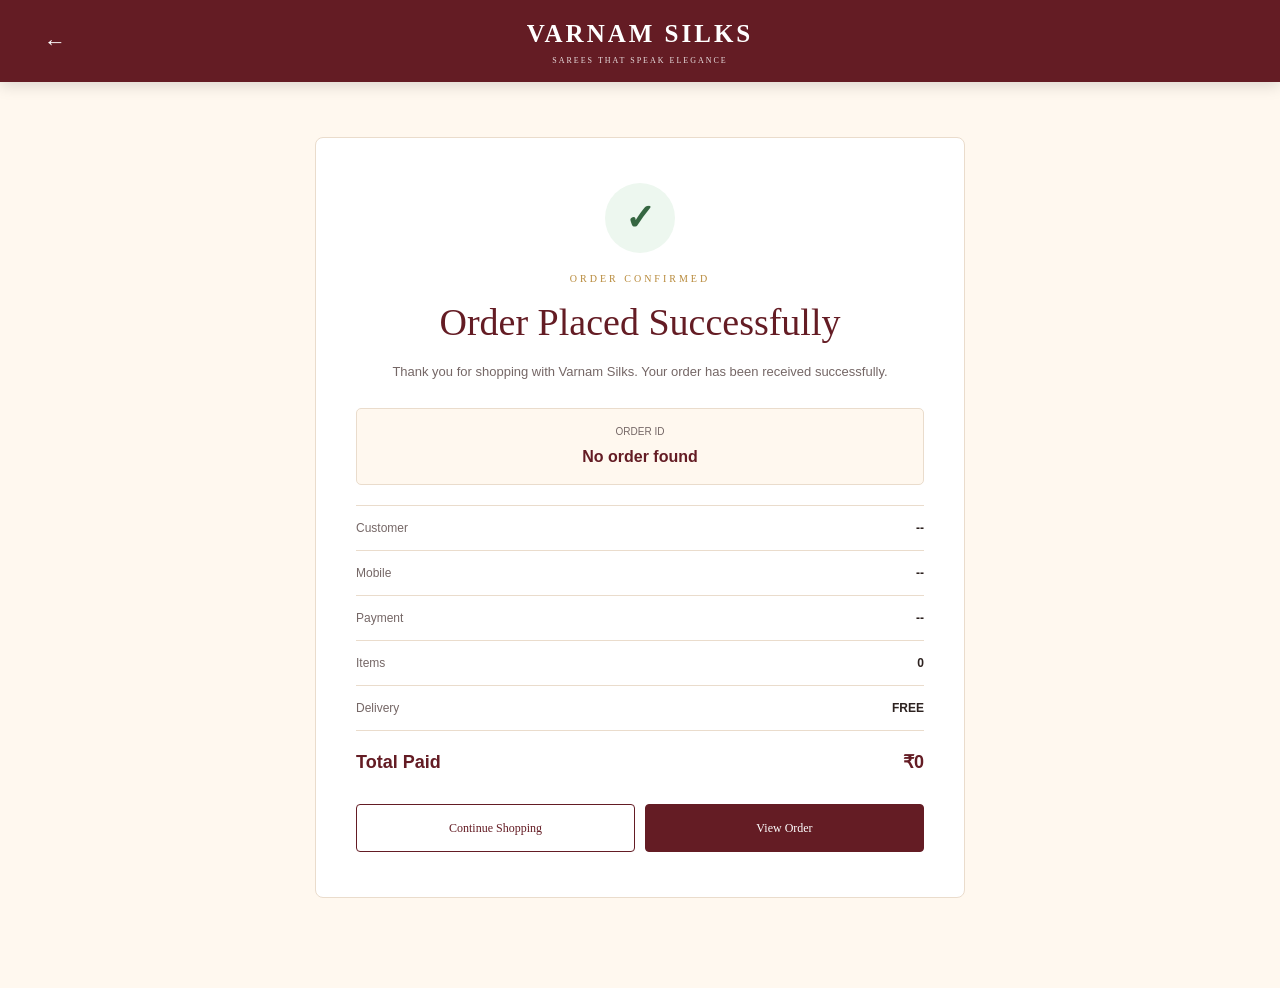
<file: order-success.html>
<!DOCTYPE html>
<html lang="en">

<head>

    <meta charset="UTF-8">

    <meta
        name="viewport"
        content="width=device-width, initial-scale=1.0"
    >

    <title>
        Order Confirmed | Varnam Silks
    </title>

    <link
        rel="stylesheet"
        href="style.css"
    >

    <style>

        /* ==========================================
           ORDER SUCCESS PAGE
           ========================================== */

        .success-page {

            max-width: 900px;

            margin: auto;

            padding: 35px 16px 70px;

        }


        /* ==========================================
           SUCCESS CARD
           ========================================== */

        .success-card {

            background: var(--white);

            border: 1px solid var(--border);

            border-radius: 8px;

            padding: 30px 20px;

            text-align: center;

        }


        /* ==========================================
           SUCCESS ICON
           ========================================== */

        .success-icon {

            width: 70px;

            height: 70px;

            margin: 0 auto 18px;

            display: flex;

            align-items: center;

            justify-content: center;

            border-radius: 50%;

            background: #edf7ef;

            color: #356641;

            font-family: Arial, sans-serif;

            font-size: 36px;

            font-weight: 700;

        }


        /* ==========================================
           TITLE
           ========================================== */

        .success-label {

            color: var(--gold);

            font-size: 10px;

            letter-spacing: 3px;

            margin-bottom: 8px;

        }


        .success-card h1 {

            color: var(--maroon);

            font-size: 30px;

            font-weight: 500;

            margin-bottom: 10px;

        }


        .success-message {

            color: var(--muted);

            font-family: Arial, sans-serif;

            font-size: 13px;

            line-height: 1.7;

            margin-bottom: 25px;

        }


        /* ==========================================
           ORDER ID
           ========================================== */

        .order-id-box {

            padding: 15px;

            margin-bottom: 20px;

            background: var(--cream);

            border: 1px solid var(--border);

            border-radius: 5px;

        }


        .order-id-label {

            color: var(--muted);

            font-family: Arial, sans-serif;

            font-size: 10px;

            margin-bottom: 6px;

        }


        .order-id {

            color: var(--maroon);

            font-family: Arial, sans-serif;

            font-size: 16px;

            font-weight: 700;

        }


        /* ==========================================
           DETAILS
           ========================================== */

        .success-details {

            text-align: left;

            border-top: 1px solid var(--border);

        }


        .detail-row {

            display: flex;

            justify-content: space-between;

            gap: 20px;

            padding: 13px 0;

            border-bottom: 1px solid var(--border);

            font-family: Arial, sans-serif;

            font-size: 12px;

        }


        .detail-row span:first-child {

            color: var(--muted);

        }


        .detail-row span:last-child {

            color: var(--text);

            font-weight: 600;

            text-align: right;

        }


        /* ==========================================
           TOTAL
           ========================================== */

        .success-total {

            display: flex;

            justify-content: space-between;

            padding: 18px 0;

            color: var(--maroon);

            font-family: Arial, sans-serif;

            font-size: 18px;

            font-weight: 700;

        }


        /* ==========================================
           BUTTONS
           ========================================== */

        .success-actions {

            display: grid;

            grid-template-columns: 1fr;

            gap: 10px;

            margin-top: 10px;

        }


        .success-actions button {

            width: 100%;

            height: 48px;

            border-radius: 4px;

            font-size: 12px;

        }


        .continue-shopping-btn {

            border: 1px solid var(--maroon);

            background: transparent;

            color: var(--maroon);

        }


        .view-order-btn {

            border: 1px solid var(--maroon);

            background: var(--maroon);

            color: var(--white);

        }


        /* ==========================================
           DESKTOP
           ========================================== */

        @media (min-width: 700px) {

            .success-page {

                padding: 55px 25px 90px;

            }


            .success-card {

                max-width: 650px;

                margin: auto;

                padding: 45px 40px;

            }


            .success-card h1 {

                font-size: 38px;

            }


            .success-actions {

                grid-template-columns: 1fr 1fr;

            }

        }

    </style>

</head>


<body>


    <!-- ==========================================
         TOPBAR
         ========================================== -->

    <header class="topbar">


        <button
            class="icon-btn"
            id="backButton"
        >
            ←
        </button>


        <div class="brand">

            <div class="brand-name">
                VARNAM SILKS
            </div>

            <div class="brand-tagline">
                SAREES THAT SPEAK ELEGANCE
            </div>

        </div>


        <div style="width:40px;"></div>


    </header>


    <!-- ==========================================
         SUCCESS PAGE
         ========================================== -->

    <main class="success-page">


        <section class="success-card">


            <div class="success-icon">

                ✓

            </div>


            <p class="success-label">

                ORDER CONFIRMED

            </p>


            <h1>

                Order Placed Successfully

            </h1>


            <p class="success-message">

                Thank you for shopping with
                Varnam Silks. Your order has
                been received successfully.

            </p>


            <!-- ORDER ID -->

            <div class="order-id-box">

                <div class="order-id-label">

                    ORDER ID

                </div>


                <div
                    class="order-id"
                    id="orderId"
                >

                    --

                </div>

            </div>


            <!-- DETAILS -->

            <div class="success-details">


                <div class="detail-row">

                    <span>
                        Customer
                    </span>

                    <span id="customerName">
                        --
                    </span>

                </div>


                <div class="detail-row">

                    <span>
                        Mobile
                    </span>

                    <span id="customerPhone">
                        --
                    </span>

                </div>


                <div class="detail-row">

                    <span>
                        Payment
                    </span>

                    <span id="paymentMethod">
                        --
                    </span>

                </div>


                <div class="detail-row">

                    <span>
                        Items
                    </span>

                    <span id="itemCount">
                        0
                    </span>

                </div>


                <div class="detail-row">

                    <span>
                        Delivery
                    </span>

                    <span id="deliveryAmount">
                        FREE
                    </span>

                </div>


            </div>


            <!-- TOTAL -->

            <div class="success-total">

                <span>
                    Total Paid
                </span>

                <span id="orderTotal">
                    ₹0
                </span>

            </div>


            <!-- BUTTONS -->

            <div class="success-actions">


                <button
                    type="button"
                    class="continue-shopping-btn"
                    id="continueShoppingButton"
                >

                    Continue Shopping

                </button>


                <button
                    type="button"
                    class="view-order-btn"
                    id="viewOrderButton"
                >

                    View Order

                </button>


            </div>


        </section>


    </main>


    <script>

        /* ==========================================
   ORDER SUCCESS - PART 2
   ========================================== */


/* ==========================================
   GET SAVED ORDER
   ========================================== */

function getLastOrder() {

    try {

        const savedOrder =
            localStorage.getItem(
                "varnamLastOrder"
            );

        if (!savedOrder) {

            return null;

        }

        return JSON.parse(
            savedOrder
        );

    } catch (error) {

        return null;

    }

}


/* ==========================================
   FORMAT PRICE
   ========================================== */

function formatOrderPrice(price) {

    return "₹" +
        Number(price || 0)
            .toLocaleString("en-IN");

}


/* ==========================================
   LOAD ORDER
   ========================================== */

function loadOrder() {

    const order =
        getLastOrder();


    /* ======================================
       NO ORDER FOUND
       ====================================== */

    if (!order) {

        document.getElementById(
            "orderId"
        ).textContent =
            "No order found";

        document.getElementById(
            "customerName"
        ).textContent =
            "--";

        document.getElementById(
            "customerPhone"
        ).textContent =
            "--";

        document.getElementById(
            "paymentMethod"
        ).textContent =
            "--";

        document.getElementById(
            "itemCount"
        ).textContent =
            "0";

        document.getElementById(
            "deliveryAmount"
        ).textContent =
            "FREE";

        document.getElementById(
            "orderTotal"
        ).textContent =
            "₹0";

        return;

    }


    /* ======================================
       CUSTOMER
       ====================================== */

    document.getElementById(
        "orderId"
    ).textContent =
        order.orderId || "--";


    document.getElementById(
        "customerName"
    ).textContent =
        order.customer?.name || "--";


    document.getElementById(
        "customerPhone"
    ).textContent =
        order.customer?.phone || "--";


    /* ======================================
       PAYMENT
       ====================================== */

    document.getElementById(
        "paymentMethod"
    ).textContent =
        order.paymentMethod ||
        "Cash on Delivery";


    /* ======================================
       ITEM COUNT
       ====================================== */

    let itemCount = 0;


    if (Array.isArray(order.items)) {

        order.items.forEach(
            function(item) {

                itemCount +=
                    Number(
                        item.quantity
                    ) || 0;

            }
        );

    }


    document.getElementById(
        "itemCount"
    ).textContent =
        itemCount;


    /* ======================================
       DELIVERY
       ====================================== */

    const delivery =
        Number(order.delivery) || 0;


    document.getElementById(
        "deliveryAmount"
    ).textContent =
        delivery === 0
            ? "FREE"
            : formatOrderPrice(
                delivery
            );


    /* ======================================
       TOTAL
       ====================================== */

    document.getElementById(
        "orderTotal"
    ).textContent =
        formatOrderPrice(
            order.total
        );

}


/* ==========================================
   CONTINUE SHOPPING
   ========================================== */

document
    .getElementById(
        "continueShoppingButton"
    )
    .addEventListener(
        "click",
        function() {

            window.location.href =
                "index.html";

        }
    );


/* ==========================================
   VIEW ORDER
   ========================================== */

document
    .getElementById(
        "viewOrderButton"
    )
    .addEventListener(
        "click",
        function() {

            const order =
                getLastOrder();

            if (!order || !order.orderId) {
                return;
            }

            window.location.href =
                "order-details.html?id=" +
                encodeURIComponent(
                    order.orderId
                );

        }
    );


/* ==========================================
   TOP BACK BUTTON
   ========================================== */

document
    .getElementById(
        "backButton"
    )
    .addEventListener(
        "click",
        function() {

            window.location.href =
                "index.html";

        }
    );


/* ==========================================
   START
   ========================================== */

loadOrder();

    </script>


</body>

</html>
</file>
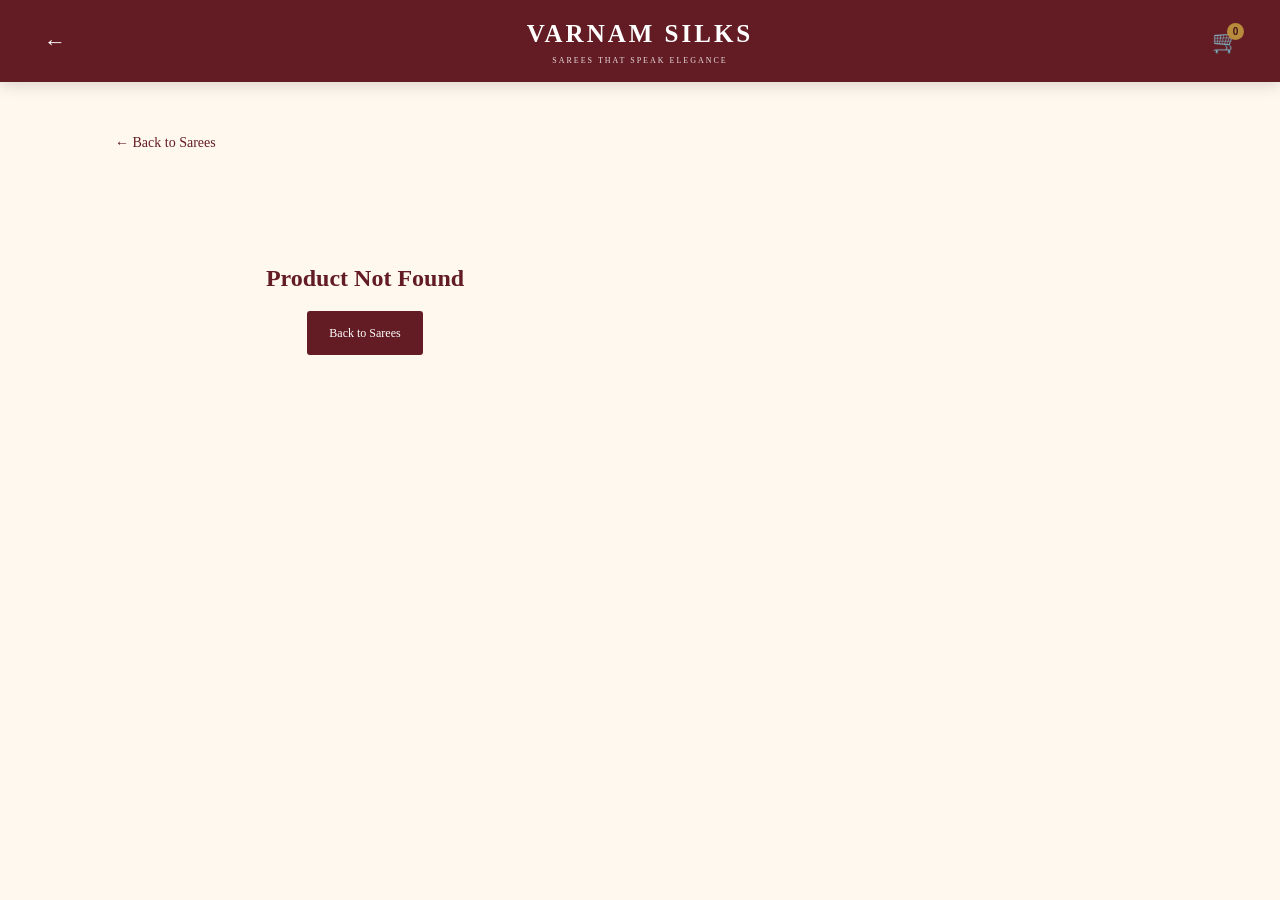
<file: product.html>
<!DOCTYPE html>
<html lang="en">

<head>

    <meta charset="UTF-8">

    <meta
        name="viewport"
        content="width=device-width, initial-scale=1.0"
    >

    <title>
        Product | Varnam Silks
    </title>

    <link
        rel="stylesheet"
        href="style.css"
    >


    <style>

        /* ==========================================
           PRODUCT PAGE
           ========================================== */

        .product-page {

            max-width: 1100px;

            margin: auto;

            padding: 25px 16px 70px;

        }


        /* ==========================================
           BACK BUTTON
           ========================================== */

        .product-back {

            display: inline-flex;

            align-items: center;

            gap: 7px;

            border: none;

            background: transparent;

            color: var(--maroon);

            font-size: 14px;

            padding: 5px 0;

            margin-bottom: 22px;

        }


        .product-back:hover {

            color: var(--gold);

        }


        /* ==========================================
           PRODUCT LAYOUT
           ========================================== */

        .product-detail {

            display: grid;

            grid-template-columns: 1fr;

            gap: 28px;

        }


        /* ==========================================
           IMAGE
           ========================================== */

        .product-image-box {

            width: 100%;

            background: var(--cream-dark);

            border: 1px solid var(--border);

            border-radius: 8px;

            overflow: hidden;

        }


        .product-detail-image {

            width: 100%;

            aspect-ratio: 0.78;

            object-fit: cover;

            display: block;

        }


        /* ==========================================
           PRODUCT INFO
           ========================================== */

        .product-info {

            padding: 5px 0;

        }


        .product-category {

            color: var(--gold);

            font-family: Arial, sans-serif;

            font-size: 11px;

            letter-spacing: 3px;

            text-transform: uppercase;

            margin-bottom: 12px;

        }


        .product-name {

            color: var(--maroon);

            font-size: 31px;

            line-height: 1.15;

            font-weight: 500;

            margin-bottom: 17px;

        }


        .product-price {

            color: var(--maroon);

            font-family: Arial, sans-serif;

            font-size: 27px;

            font-weight: 700;

            margin-bottom: 18px;

        }


        /* ==========================================
           STOCK
           ========================================== */

        .product-stock {

            display: inline-flex;

            align-items: center;

            padding: 9px 14px;

            background: #edf7ef;

            color: #356641;

            border-radius: 5px;

            font-family: Arial, sans-serif;

            font-size: 12px;

            margin-bottom: 22px;

        }


        /* ==========================================
           DESCRIPTION
           ========================================== */

        .product-description {

            color: var(--muted);

            font-family: Arial, sans-serif;

            font-size: 14px;

            line-height: 1.8;

            padding-bottom: 22px;

            border-bottom: 1px solid var(--border);

        }


        /* ==========================================
           QUANTITY
           ========================================== */

        .quantity-section {

            margin-top: 22px;

        }


        .quantity-label {

            display: block;

            color: var(--text);

            font-family: Arial, sans-serif;

            font-size: 13px;

            font-weight: 700;

            margin-bottom: 9px;

        }


        .quantity-control {

            display: flex;

            width: 135px;

            height: 43px;

            border: 1px solid var(--border);

            background: var(--white);

            border-radius: 4px;

            overflow: hidden;

        }


        .quantity-control button {

            width: 43px;

            height: 100%;

            border: none;

            background: var(--cream);

            color: var(--maroon);

            font-size: 20px;

        }


        .quantity-control button:hover {

            background: var(--cream-dark);

        }


        .quantity-control span {

            flex: 1;

            display: flex;

            align-items: center;

            justify-content: center;

            color: var(--text);

            font-family: Arial, sans-serif;

            font-size: 14px;

        }


        /* ==========================================
           ACTION BUTTONS
           ========================================== */

        .product-actions {

            display: grid;

            grid-template-columns: 1fr 1fr;

            gap: 10px;

            margin-top: 22px;

        }


        .product-actions button {

            height: 50px;

            border-radius: 4px;

            font-size: 13px;

            letter-spacing: .3px;

        }


        .add-cart-button {

            border: 1px solid var(--maroon);

            background: transparent;

            color: var(--maroon);

        }


        .add-cart-button:hover {

            background: var(--maroon);

            color: var(--white);

        }


        .buy-now-button {

            border: 1px solid var(--maroon);

            background: var(--maroon);

            color: var(--white);

        }


        .buy-now-button:hover {

            background: var(--dark-maroon);

        }


        /* ==========================================
           DELIVERY
           ========================================== */

        .delivery-card {

            margin-top: 22px;

            padding: 17px;

            border: 1px solid var(--border);

            background: var(--white);

            border-radius: 5px;

        }


        .delivery-card h3 {

            color: var(--maroon);

            font-size: 16px;

            font-weight: 600;

            margin-bottom: 7px;

        }


        .delivery-card p {

            color: var(--muted);

            font-family: Arial, sans-serif;

            font-size: 11px;

            line-height: 1.6;

        }


        /* ==========================================
           PRODUCT NOT FOUND
           ========================================== */

        .product-not-found {

            text-align: center;

            padding: 80px 20px;

        }


        .product-not-found h2 {

            color: var(--maroon);

            font-size: 24px;

            margin-bottom: 15px;

        }


        .back-shop-button {

            display: inline-flex;

            align-items: center;

            justify-content: center;

            height: 44px;

            padding: 0 22px;

            background: var(--maroon);

            color: var(--white);

            border-radius: 3px;

            font-size: 12px;

        }


        /* ==========================================
           DESKTOP
           ========================================== */

        @media (min-width: 700px) {

            .product-page {

                padding: 45px 25px 90px;

            }


            .product-detail {

                grid-template-columns:
                    minmax(0, 1fr)
                    minmax(0, 1fr);

                gap: 50px;

                align-items: start;

            }


            .product-image-box {

                max-width: 520px;

                margin: auto;

            }


            .product-info {

                padding-top: 20px;

            }


            .product-name {

                font-size: 42px;

            }


            .product-price {

                font-size: 30px;

            }


            .product-description {

                font-size: 15px;

            }

        }

    </style>

</head>


<body>


    <!-- ==========================================
         TOPBAR
         ========================================== -->

    <header class="topbar">


        <button
            class="icon-btn"
            id="backTopButton"
            aria-label="Go back"
        >
            ←
        </button>


        <div class="brand">

            <div class="brand-name">
                VARNAM SILKS
            </div>

            <div class="brand-tagline">
                SAREES THAT SPEAK ELEGANCE
            </div>

        </div>


        <button
            class="icon-btn"
            id="productCartButton"
            aria-label="Shopping cart"
        >

            🛒

            <span
                class="cart-count"
                id="productCartCount"
            >
                0
            </span>

        </button>


    </header>


    <!-- ==========================================
         PRODUCT PAGE
         ========================================== -->

    <main class="product-page">


        <button
            class="product-back"
            id="backButton"
        >
            ← Back to Sarees
        </button>


        <div
            class="product-detail"
            id="productDetail"
        >

            <!-- Product inserted by JavaScript -->

        </div>


    </main>


    <!-- ==========================================
         PRODUCT DATA
         ========================================== -->

    <script src="product-data.js"></script>


    <!-- ==========================================
         PRODUCT PAGE JAVASCRIPT
         ========================================== -->

    <script>

        /* ==========================================
           GET PRODUCT ID
           ========================================== */

        const urlParams =
            new URLSearchParams(
                window.location.search
            );


        const productId =
    urlParams.get("id");


        /* ==========================================
           FIND PRODUCT
           ========================================== */

        let selectedProduct =
    products.find(
        item =>
            String(item.id) === String(productId)
    );


/* ==========================================
   LOAD ADMIN PRODUCTS
   ========================================== */

try {

    const saved =
        localStorage.getItem(
            "varnamAdminProducts"
        );

    if (saved) {

        const adminProducts =
            JSON.parse(saved);

        if (Array.isArray(adminProducts)) {

            const adminProduct =
                adminProducts.find(
                    item =>
                        String(item.id) ===
                        String(productId)
                );

            if (adminProduct) {

                selectedProduct = {

    id:
        adminProduct.id,

    name:
        adminProduct.name,

    type:
        adminProduct.category ||
        "Sarees",

    price:
        Number(
            adminProduct.price
        ),

    image:
        adminProduct.image,

    description:
        adminProduct.description || ""

};

            }

        }

    }

} catch (error) {

    console.log(
        "Could not load admin product.",
        error
    );

}


        /* ==========================================
           ELEMENT
           ========================================== */

        const productDetail =
            document.getElementById(
                "productDetail"
            );


        /* ==========================================
           CART COUNT
           ========================================== */

        const productCartCount =
            document.getElementById(
                "productCartCount"
            );


        /* ==========================================
           FORMAT CART COUNT
           ========================================== */

        function updateProductCartCount() {

            try {

                const savedCart =
                    localStorage.getItem(
                        "varnamCart"
                    );


                if (!savedCart) {

                    productCartCount.textContent =
                        "0";

                    return;

                }


                const cart =
                    JSON.parse(
                        savedCart
                    );


                const totalItems =
                    cart.reduce(
                        function(total, item) {

                            return total +
                                (
                                    Number(
                                        item.quantity
                                    ) || 0
                                );

                        },
                        0
                    );


                productCartCount.textContent =
                    totalItems;

            }

            catch (error) {

                productCartCount.textContent =
                    "0";

            }

        }


        /* ==========================================
           PRODUCT NOT FOUND
           ========================================== */

        if (!selectedProduct) {

            productDetail.innerHTML = `

                <div class="product-not-found">

                    <h2>
                        Product Not Found
                    </h2>

                    <a
                        href="index.html"
                        class="back-shop-button"
                    >
                        Back to Sarees
                    </a>

                </div>

            `;

        }


        /* ==========================================
           DISPLAY PRODUCT
           ========================================== */

        else {

            productDetail.innerHTML = `

                <div class="product-image-box">

                    <img
                        class="product-detail-image"
                        src="${selectedProduct.image}"
                        alt="${selectedProduct.name}"
                    >

                </div>


                <div class="product-info">

                    <p class="product-category">

                        ${selectedProduct.type}

                    </p>


                    <h1 class="product-name">

                        ${selectedProduct.name}

                    </h1>


                    <div class="product-price">

                        ${formatPrice(
                            selectedProduct.price
                        )}

                    </div>


                    <span class="product-stock">

                        ✓ In Stock

                    </span>


                    <p class="product-description">

    ${selectedProduct.description ||
        "Beautifully crafted saree from Varnam Silks."}

</p>


                    <div class="quantity-section">

                        <label class="quantity-label">

                            Quantity

                        </label>


                        <div class="quantity-control">

                            <button
                                type="button"
                                id="minusButton"
                            >
                                −
                            </button>


                            <span
                                id="quantityValue"
                            >
                                1
                            </span>


                            <button
                                type="button"
                                id="plusButton"
                            >
                                +
                            </button>

                        </div>

                    </div>


                    <div class="product-actions">

                        <button
                            type="button"
                            class="add-cart-button"
                            id="addCartButton"
                        >
                            Add to Cart
                        </button>


                        <button
                            type="button"
                            class="buy-now-button"
                            id="buyNowButton"
                        >
                            Buy Now
                        </button>

                    </div>


                    <div class="delivery-card">

                        <h3>
                            🚚 Delivery Information
                        </h3>

                        <p>

                            Delivery availability
                            and charges will be
                            confirmed during checkout.

                        </p>

                    </div>

                </div>

            `;

        }


        /* ==========================================
           QUANTITY
           ========================================== */

        let quantity = 1;


        const quantityValue =
            document.getElementById(
                "quantityValue"
            );


        const minusButton =
            document.getElementById(
                "minusButton"
            );


        const plusButton =
            document.getElementById(
                "plusButton"
            );


        if (
            quantityValue &&
            minusButton &&
            plusButton
        ) {

            minusButton.addEventListener(
                "click",
                function() {

                    if (quantity > 1) {

                        quantity--;

                        quantityValue.textContent =
                            quantity;

                    }

                }
            );


            plusButton.addEventListener(
                "click",
                function() {

                    quantity++;

                    quantityValue.textContent =
                        quantity;

                }
            );

        }


        /* ==========================================
           GET CART
           ========================================== */

        function getCart() {

            try {

                const savedCart =
                    localStorage.getItem(
                        "varnamCart"
                    );


                if (!savedCart) {

                    return [];

                }


                const cart =
                    JSON.parse(
                        savedCart
                    );


                if (
                    !Array.isArray(cart)
                ) {

                    return [];

                }


                return cart;

            }

            catch (error) {

                return [];

            }

        }


        /* ==========================================
           SAVE CART
           ========================================== */

        function saveCart(cart) {

            localStorage.setItem(
                "varnamCart",
                JSON.stringify(cart)
            );

        }
              /* ==========================================
           ADD PRODUCT TO CART
           ========================================== */

        function addProductToCart(
            goToCart
        ) {

            if (!selectedProduct) {

                return;

            }


            const cart =
                getCart();


            const existing =
                cart.find(
                    item =>
                        item.id ===
                        selectedProduct.id
                );


            if (existing) {

                existing.quantity =
                    (
                        Number(
                            existing.quantity
                        ) || 0
                    ) + quantity;

            }

            else {

                cart.push({

                    id:
                        selectedProduct.id,

                    name:
                        selectedProduct.name,

                    price:
                        selectedProduct.price,

                    image:
                        selectedProduct.image,

                    category:
                        selectedProduct.type,

                    quantity:
                        quantity

                });

            }


            saveCart(cart);


            updateProductCartCount();


            if (goToCart) {

                window.location.href =
                    "cart.html";

            }

        }


        /* ==========================================
           ADD TO CART BUTTON
           ========================================== */

        const addCartButton =
            document.getElementById(
                "addCartButton"
            );


        if (addCartButton) {

            addCartButton.addEventListener(
                "click",
                function() {

                    addProductToCart(false);


                    const originalText =
                        "Add to Cart";


                    addCartButton.textContent =
                        "✓ Added to Cart";


                    setTimeout(
                        function() {

                            addCartButton.textContent =
                                originalText;

                        },
                        1500
                    );

                }
            );

        }


        /* ==========================================
           BUY NOW BUTTON
           ========================================== */

        const buyNowButton =
            document.getElementById(
                "buyNowButton"
            );


        if (buyNowButton) {

            buyNowButton.addEventListener(
                "click",
                function() {

                    addProductToCart(true);

                }
            );

        }


        /* ==========================================
           CART BUTTON
           ========================================== */

        const productCartButton =
            document.getElementById(
                "productCartButton"
            );


        if (productCartButton) {

            productCartButton.addEventListener(
                "click",
                function() {

                    window.location.href =
                        "cart.html";

                }
            );

        }


        /* ==========================================
           BACK BUTTON
           ========================================== */

        const backButton =
            document.getElementById(
                "backButton"
            );


        const backTopButton =
            document.getElementById(
                "backTopButton"
            );


        if (backButton) {

            backButton.addEventListener(
                "click",
                function() {

                    window.location.href =
                        "index.html";

                }
            );

        }


        if (backTopButton) {

            backTopButton.addEventListener(
                "click",
                function() {

                    window.location.href =
                        "index.html";

                }
            );

        }


        /* ==========================================
           INITIAL CART COUNT
           ========================================== */

        updateProductCartCount();

    </script>


</body>

</html>
</file>
<file: style.css>
/* =====================================================
   VARNAM SILKS
   PREMIUM E-COMMERCE STYLE
   ===================================================== */

:root {
    --maroon: #641c24;
    --dark-maroon: #421117;
    --gold: #b88a3b;
    --light-gold: #d6b56a;
    --cream: #fff8ef;
    --cream-dark: #f4e7d6;
    --white: #ffffff;
    --text: #2d2220;
    --muted: #756766;
    --border: #eadccc;
    --shadow: 0 8px 25px rgba(65, 17, 23, 0.10);
}

/* =====================================================
   RESET
   ===================================================== */

* {
    margin: 0;
    padding: 0;
    box-sizing: border-box;
}

html {
    scroll-behavior: smooth;
}

body {
    font-family:
        Georgia,
        "Times New Roman",
        serif;

    background: var(--cream);
    color: var(--text);
    line-height: 1.5;
}

button,
input {
    font: inherit;
}

button {
    cursor: pointer;
}

a {
    text-decoration: none;
    color: inherit;
}

/* =====================================================
   TOPBAR
   ===================================================== */

.topbar {
    width: 100%;
    height: 72px;

    background: var(--maroon);
    color: var(--white);

    display: flex;
    align-items: center;
    justify-content: space-between;

    padding: 0 18px;

    position: sticky;
    top: 0;
    z-index: 1000;

    box-shadow:
        0 3px 15px rgba(0, 0, 0, 0.15);
}

/* =====================================================
   BRAND
   ===================================================== */

.brand {
    text-align: center;
    flex: 1;
    padding: 0 8px;
}

.brand-name {
    font-size: 20px;
    letter-spacing: 2px;
    font-weight: 600;
}

.brand-tagline {
    font-size: 7px;
    letter-spacing: 2px;
    margin-top: 2px;
    opacity: 0.85;
}

/* =====================================================
   ICON BUTTONS
   ===================================================== */

.icon-btn {
    width: 40px;
    height: 40px;

    border: none;
    background: transparent;

    color: var(--white);

    font-size: 22px;

    display: flex;
    align-items: center;
    justify-content: center;

    position: relative;

    border-radius: 50%;

    transition: 0.2s ease;
}

.icon-btn:hover {
    background: rgba(255, 255, 255, 0.12);
}

.header-actions {
    display: flex;
    align-items: center;
    gap: 2px;
}

/* =====================================================
   CART COUNT
   ===================================================== */

.cart-count {
    position: absolute;

    top: 2px;
    right: 1px;

    min-width: 17px;
    height: 17px;

    padding: 0 4px;

    background: var(--gold);
    color: var(--dark-maroon);

    border-radius: 50%;

    font-family: Arial, sans-serif;
    font-size: 10px;
    font-weight: 700;

    display: flex;
    align-items: center;
    justify-content: center;
}

/* =====================================================
   SEARCH
   ===================================================== */

.search-box {
    width: 100%;

    padding: 10px 16px;

    background: var(--white);

    border-bottom: 1px solid var(--border);

    display: none;
}

.search-box.active {
    display: block;
}

.search-box input {
    width: 100%;

    height: 44px;

    border: 1px solid var(--border);
    border-radius: 8px;

    background: var(--cream);

    padding: 0 14px;

    outline: none;

    color: var(--text);
}

.search-box input:focus {
    border-color: var(--gold);
}

/* =====================================================
   SIDE MENU
   ===================================================== */

.menu-panel {
    position: fixed;

    top: 0;
    left: -290px;

    width: 280px;
    height: 100vh;

    background: var(--cream);

    z-index: 2000;

    padding: 75px 25px 30px;

    box-shadow:
        8px 0 30px rgba(0, 0, 0, 0.15);

    transition: left 0.3s ease;
}

.menu-panel.active {
    left: 0;
}

.menu-panel h3 {
    color: var(--maroon);

    font-size: 23px;

    margin-bottom: 30px;

    border-bottom: 1px solid var(--border);

    padding-bottom: 15px;
}

.menu-panel a {
    display: block;

    padding: 15px 5px;

    border-bottom: 1px solid var(--border);

    color: var(--text);

    font-size: 16px;
}

.menu-panel a:hover {
    color: var(--gold);
}

.close-menu {
    position: absolute;

    top: 20px;
    right: 18px;

    border: none;
    background: transparent;

    color: var(--maroon);

    font-size: 30px;
}

/* =====================================================
   OVERLAY
   ===================================================== */

.overlay {
    position: fixed;

    inset: 0;

    background: rgba(0, 0, 0, 0.45);

    z-index: 1500;

    opacity: 0;
    visibility: hidden;

    transition: 0.3s ease;
}

.overlay.active {
    opacity: 1;
    visibility: visible;
}

/* =====================================================
   HERO
   ===================================================== */

.hero {
    min-height: 430px;

    display: flex;
    align-items: center;
    justify-content: center;

    text-align: center;

    padding: 55px 22px;

    background:
        linear-gradient(
            rgba(255, 248, 239, 0.88),
            rgba(255, 248, 239, 0.94)
        );

    border-bottom:
        1px solid var(--border);
}

.hero-content {
    max-width: 600px;
}

.small-title {
    color: var(--gold);

    font-size: 12px;

    letter-spacing: 4px;

    margin-bottom: 16px;
}

.hero h1 {
    color: var(--maroon);

    font-size: 38px;

    line-height: 1.15;

    font-weight: 500;

    margin-bottom: 18px;
}

.hero-content > p:not(.small-title) {
    color: var(--muted);

    font-size: 15px;

    max-width: 450px;

    margin: 0 auto 28px;
}

/* =====================================================
   SHOP BUTTON
   ===================================================== */

.shop-btn {
    display: inline-flex;

    align-items: center;
    justify-content: center;

    min-width: 155px;
    height: 48px;

    padding: 0 25px;

    background: var(--maroon);
    color: var(--white);

    border-radius: 3px;

    font-size: 14px;

    letter-spacing: 1px;

    transition: 0.25s ease;
}

.shop-btn:hover {
    background: var(--dark-maroon);
    transform: translateY(-2px);
}

/* =====================================================
   SECTION
   ===================================================== */

.categories-section {
    padding: 48px 16px 15px;
}

.products-section {
    padding: 15px 16px 48px;
}

.section-heading {
    text-align: center;

    margin-bottom: 25px;
}

.section-heading p {
    color: var(--gold);

    font-size: 10px;

    letter-spacing: 3px;

    margin-bottom: 7px;
}

.section-heading h2 {
    color: var(--maroon);

    font-size: 27px;

    font-weight: 500;
}

/* =====================================================
   CATEGORY BUTTONS
   ===================================================== */

.category-row {
    display: flex;

    gap: 9px;

    overflow-x: auto;

    padding: 3px 1px 10px;

    scrollbar-width: none;
}

.category-row::-webkit-scrollbar {
    display: none;
}

.category-btn {
    flex: 0 0 auto;

    height: 40px;

    padding: 0 17px;

    border: 1px solid var(--border);

    background: var(--white);

    color: var(--text);

    border-radius: 20px;

    font-size: 12px;

    transition: 0.2s ease;
}

.category-btn.active,
.category-btn:hover {
    background: var(--maroon);
    color: var(--white);
    border-color: var(--maroon);
}

/* =====================================================
   PRODUCT GRID
   ===================================================== */

.product-grid {
    display: grid;

    grid-template-columns:
        repeat(2, minmax(0, 1fr));

    gap: 15px;
}

/* =====================================================
   PRODUCT CARD
   ===================================================== */

.product-card {
    background: var(--white);

    border: 1px solid var(--border);

    border-radius: 7px;

    overflow: hidden;

    box-shadow: 0 4px 14px rgba(65, 17, 23, 0.06);

    transition:
        transform 0.25s ease,
        box-shadow 0.25s ease;
}

.product-card:hover {
    transform: translateY(-4px);

    box-shadow: var(--shadow);
}

/* =====================================================
   PRODUCT IMAGE
   ===================================================== */

.product-image-wrap {
    position: relative;

    width: 100%;

    aspect-ratio: 0.78;

    background: var(--cream-dark);

    overflow: hidden;
}

.product-image {
    width: 100%;
    height: 100%;

    object-fit: cover;

    display: block;

    transition: transform 0.4s ease;
}

.product-card:hover .product-image {
    transform: scale(1.03);
}

/* =====================================================
   PRODUCT BADGE
   ===================================================== */

.product-badge {
    position: absolute;

    top: 9px;
    left: 9px;

    padding: 4px 8px;

    background: var(--maroon);

    color: var(--white);

    font-family: Arial, sans-serif;

    font-size: 9px;

    border-radius: 2px;

    letter-spacing: 0.5px;
}

/* =====================================================
   PRODUCT INFO
   ===================================================== */

.product-info {
    padding: 12px 11px 14px;
}

.product-name {
    color: var(--text);

    font-size: 14px;

    font-weight: 600;

    line-height: 1.3;

    margin-bottom: 5px;
}

.product-type {
    color: var(--muted);

    font-family: Arial, sans-serif;

    font-size: 10px;

    margin-bottom: 8px;
}

.product-price-row {
    display: flex;

    align-items: center;

    justify-content: space-between;

    gap: 6px;
}

.product-price {
    color: var(--maroon);

    font-family: Arial, sans-serif;

    font-size: 14px;

    font-weight: 700;
}

.add-cart-btn {
    width: 34px;
    height: 34px;

    border: none;

    background: var(--maroon);

    color: var(--white);

    border-radius: 50%;

    font-size: 16px;

    display: flex;
    align-items: center;
    justify-content: center;

    transition: 0.2s ease;
}

.add-cart-btn:hover {
    background: var(--gold);

    color: var(--dark-maroon);
}

/* =====================================================
   LOAD MORE
   ===================================================== */

.load-more {
    display: block;

    margin: 30px auto 0;

    min-width: 150px;

    height: 43px;

    padding: 0 22px;

    background: transparent;

    border: 1px solid var(--maroon);

    color: var(--maroon);

    border-radius: 3px;

    font-size: 13px;

    transition: 0.2s ease;
}

.load-more:hover {
    background: var(--maroon);
    color: var(--white);
}

/* =====================================================
   TRUST SECTION
   ===================================================== */

.trust-section {
    padding: 35px 18px;

    background: var(--white);

    border-top: 1px solid var(--border);
    border-bottom: 1px solid var(--border);

    display: flex;

    flex-direction: column;

    gap: 22px;
}

.trust-item {
    display: flex;

    align-items: center;

    gap: 13px;
}

.trust-item > span {
    width: 34px;
    height: 34px;

    border-radius: 50%;

    background: var(--cream-dark);

    color: var(--gold);

    display: flex;
    align-items: center;
    justify-content: center;

    font-family: Arial, sans-serif;

    font-weight: bold;
}

.trust-item strong {
    display: block;

    color: var(--maroon);

    font-size: 13px;

    margin-bottom: 2px;
}

.trust-item small {
    display: block;

    color: var(--muted);

    font-family: Arial, sans-serif;

    font-size: 10px;
}

/* =====================================================
   CONTACT
   ===================================================== */

.contact-section {
    padding: 65px 20px;

    text-align: center;

    background: var(--cream-dark);
}

.contact-section > p:first-child {
    color: var(--gold);

    font-size: 10px;

    letter-spacing: 3px;

    margin-bottom: 8px;
}

.contact-section h2 {
    color: var(--maroon);

    font-size: 27px;

    font-weight: 500;

    margin-bottom: 12px;
}

.contact-section p:last-child {
    color: var(--muted);

    font-family: Arial, sans-serif;

    font-size: 13px;

    max-width: 450px;

    margin: auto;
}

/* =====================================================
   CART DRAWER
   ===================================================== */

.cart-drawer {
    position: fixed;

    top: 0;
    right: -100%;

    width: min(390px, 92%);

    height: 100vh;

    background: var(--white);

    z-index: 2100;

    display: flex;
    flex-direction: column;

    box-shadow:
        -8px 0 30px rgba(0, 0, 0, 0.15);

    transition: right 0.3s ease;
}

.cart-drawer.active {
    right: 0;
}

/* =====================================================
   CART HEADER
   ===================================================== */

.cart-header {
    min-height: 70px;

    padding: 0 18px;

    display: flex;
    align-items: center;
    justify-content: space-between;

    border-bottom: 1px solid var(--border);

    background: var(--maroon);

    color: var(--white);
}

.cart-header h2 {
    font-size: 20px;
    font-weight: 500;
}

.cart-header button {
    width: 35px;
    height: 35px;

    border: none;
    background: transparent;

    color: var(--white);

    font-size: 28px;
}

/* =====================================================
   CART ITEMS
   ===================================================== */

.cart-items {
    flex: 1;

    overflow-y: auto;

    padding: 15px;
}

.empty-cart {
    text-align: center;

    color: var(--muted);

    padding: 60px 20px;

    font-family: Arial, sans-serif;

    font-size: 13px;
}

.cart-item {
    display: flex;

    gap: 12px;

    padding: 12px 0;

    border-bottom: 1px solid var(--border);
}

.cart-item-image {
    width: 65px;
    height: 80px;

    object-fit: cover;

    border-radius: 4px;

    background: var(--cream-dark);
}

.cart-item-details {
    flex: 1;
}

.cart-item-details h4 {
    color: var(--text);

    font-size: 13px;

    margin-bottom: 5px;
}

.cart-item-details p {
    color: var(--maroon);

    font-family: Arial, sans-serif;

    font-size: 12px;

    font-weight: 600;
}

.remove-cart-item {
    border: none;

    background: transparent;

    color: #9a7777;

    font-size: 11px;

    align-self: center;
}

/* =====================================================
   CART FOOTER
   ===================================================== */

.cart-footer {
    padding: 18px;

    border-top: 1px solid var(--border);

    background: var(--cream);
}

.cart-total {
    display: flex;

    justify-content: space-between;

    margin-bottom: 14px;

    font-family: Arial, sans-serif;
}

.cart-total span {
    color: var(--muted);

    font-size: 13px;
}

.cart-total strong {
    color: var(--maroon);

    font-size: 17px;
}

.checkout-btn {
    width: 100%;

    height: 46px;

    border: none;

    border-radius: 3px;

    background: var(--maroon);

    color: var(--white);

    font-size: 13px;

    letter-spacing: 0.5px;
}

.checkout-btn:hover {
    background: var(--dark-maroon);
}

/* =====================================================
   DESKTOP
   ===================================================== */

@media (min-width: 700px) {

    .topbar {
        height: 82px;

        padding: 0 35px;
    }

    .brand-name {
        font-size: 25px;
        letter-spacing: 3px;
    }

    .brand-tagline {
        font-size: 8px;
    }

    .hero {
        min-height: 540px;

        padding: 80px 30px;
    }

    .hero h1 {
        font-size: 52px;
    }

    .hero-content > p:not(.small-title) {
        font-size: 16px;
    }

    .categories-section,
    .products-section {
        max-width: 1200px;

        margin: auto;

        padding-left: 25px;
        padding-right: 25px;
    }

    .category-row {
        justify-content: center;

        overflow: visible;
    }

    .product-grid {
        grid-template-columns:
            repeat(4, minmax(0, 1fr));

        gap: 20px;
    }

    .trust-section {
        flex-direction: row;

        justify-content: center;

        gap: 70px;

        padding: 40px;
    }

    .contact-section {
        padding: 85px 20px;
    }

}

/* =====================================================
   LARGE DESKTOP
   ===================================================== */

@media (min-width: 1100px) {

    .product-grid {
        grid-template-columns:
            repeat(5, minmax(0, 1fr));
    }

    .categories-section,
    .products-section {
        max-width: 1250px;
    }

}

/* =====================================================
   SMALL MOBILE
   ===================================================== */

@media (max-width: 360px) {

    .topbar {
        padding: 0 10px;
    }

    .brand-name {
        font-size: 17px;
        letter-spacing: 1.5px;
    }

    .brand-tagline {
        font-size: 6px;
        letter-spacing: 1px;
    }

    .hero h1 {
        font-size: 31px;
    }

    .product-grid {
        gap: 10px;
    }

    .product-info {
        padding: 10px 8px;
    }

    .product-name {
        font-size: 12px;
    }

    .product-price {
        font-size: 12px;
    }

    .add-cart-btn {
        width: 30px;
        height: 30px;
    }

}
</file>
